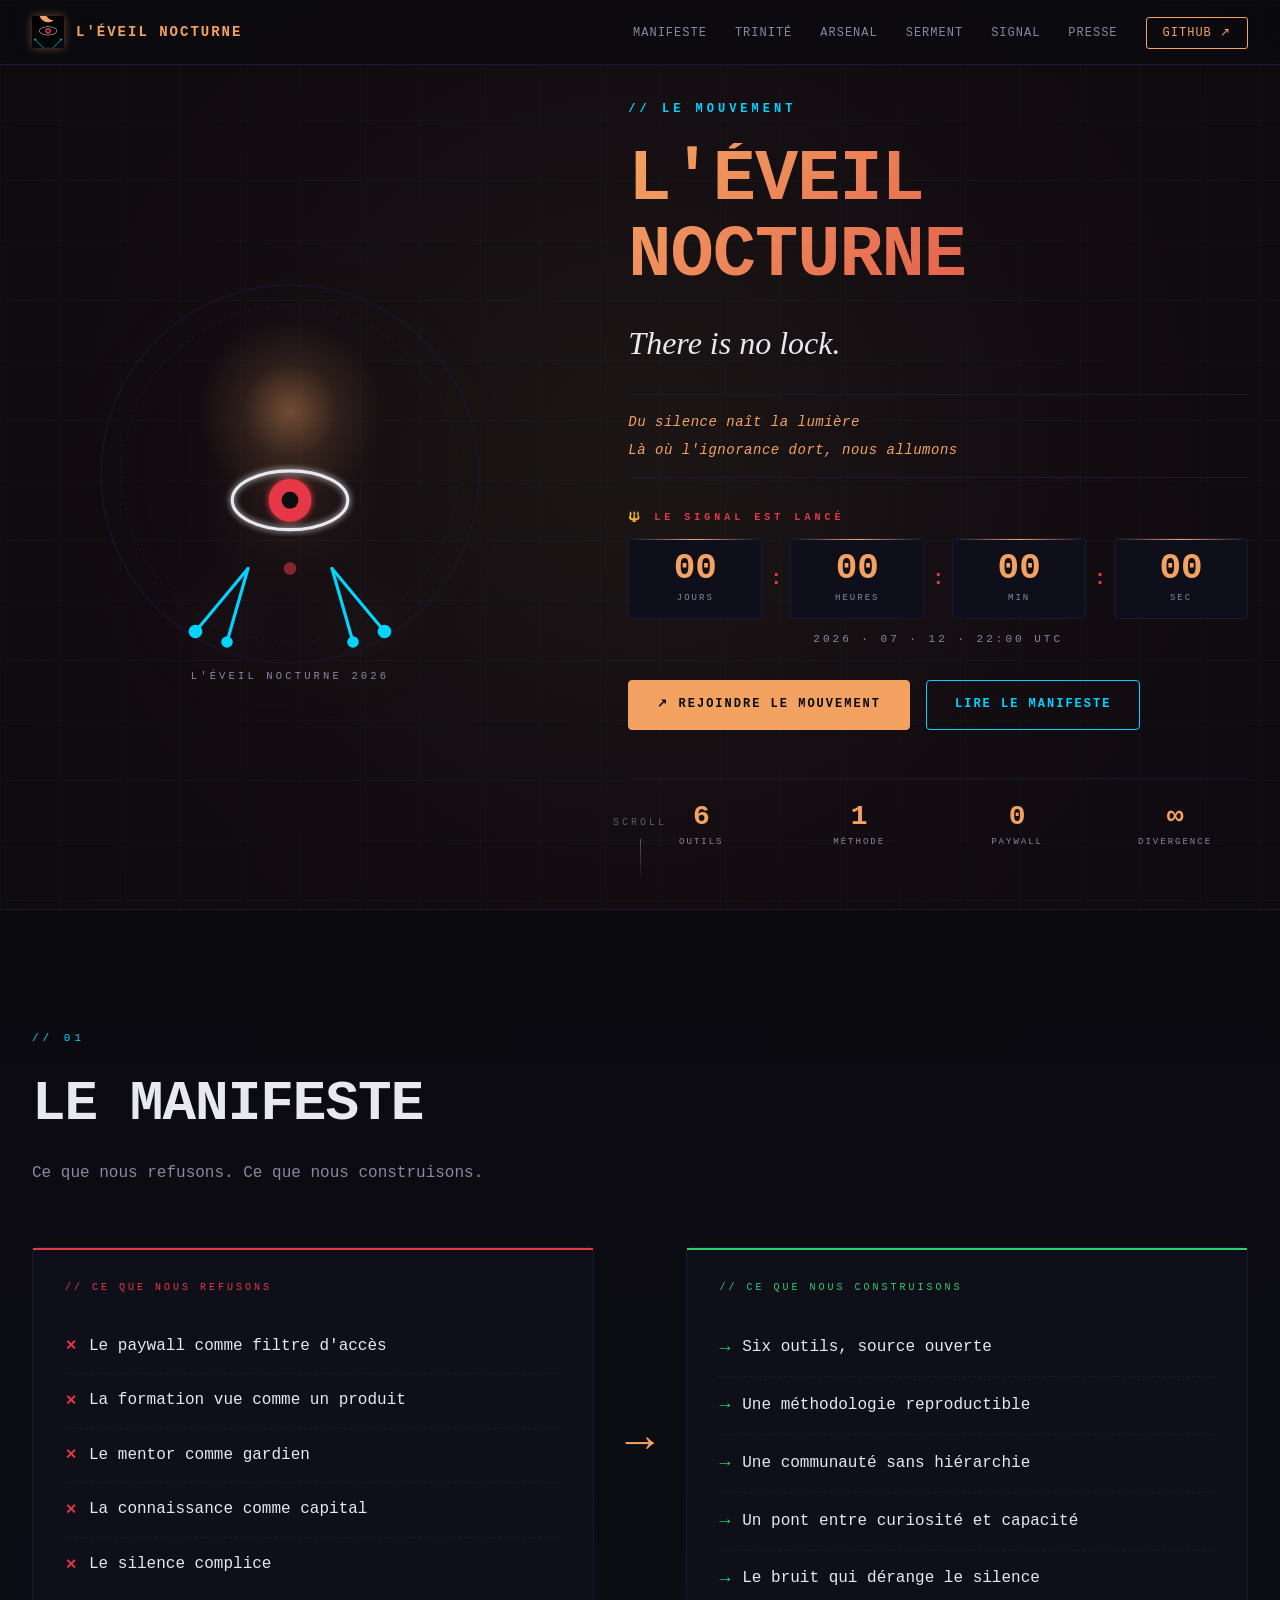
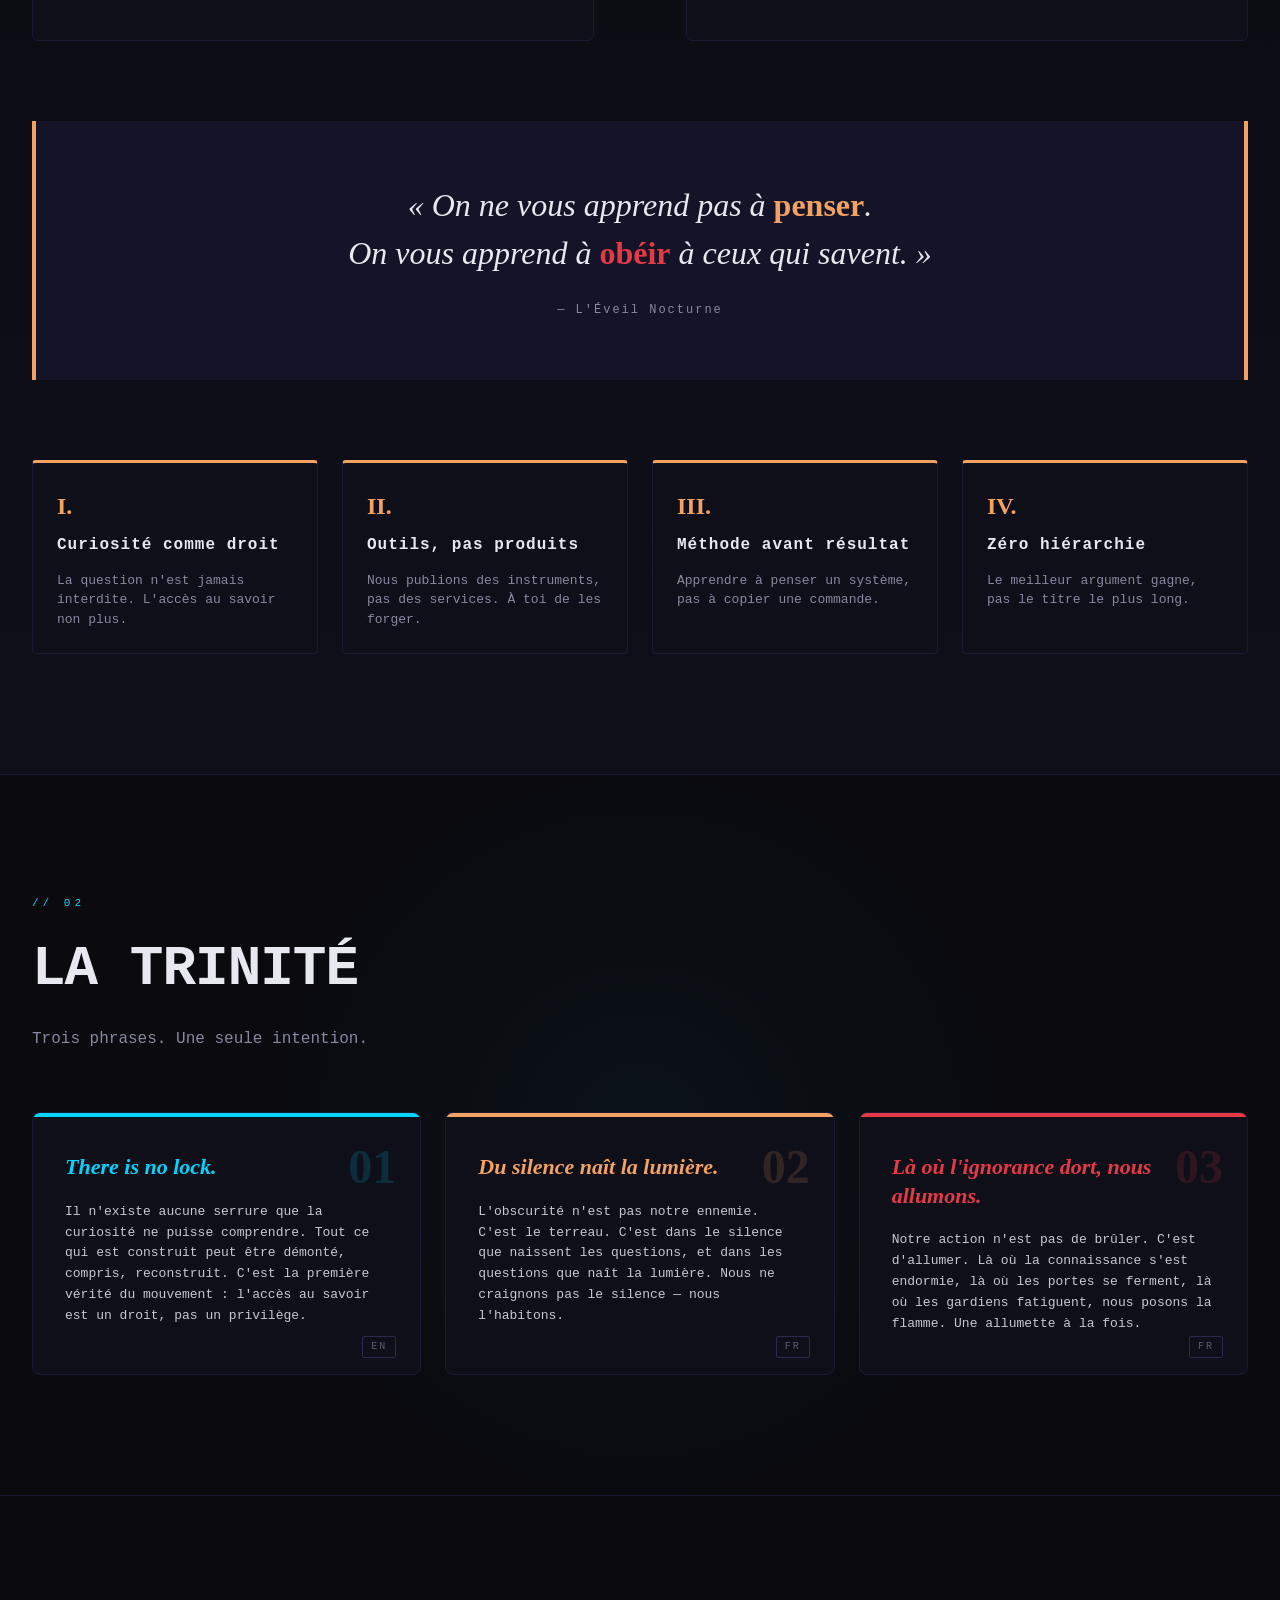
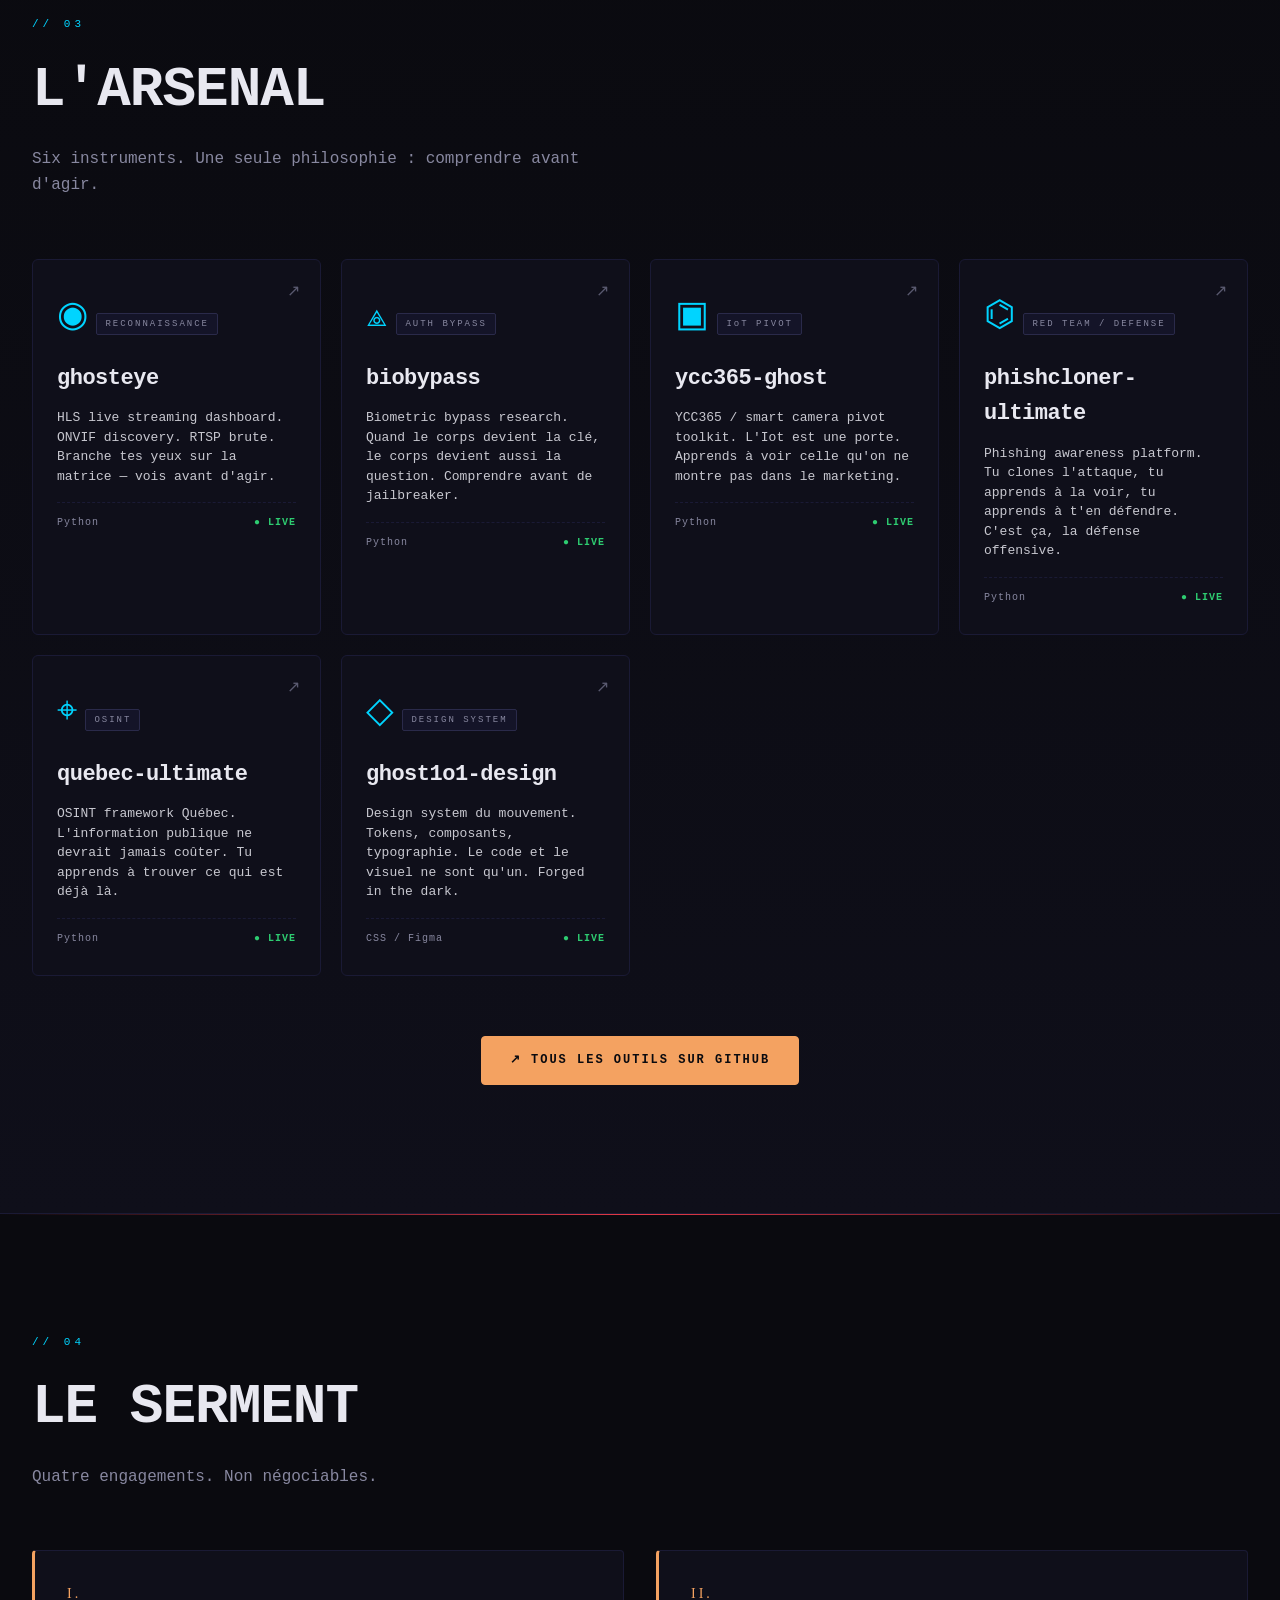
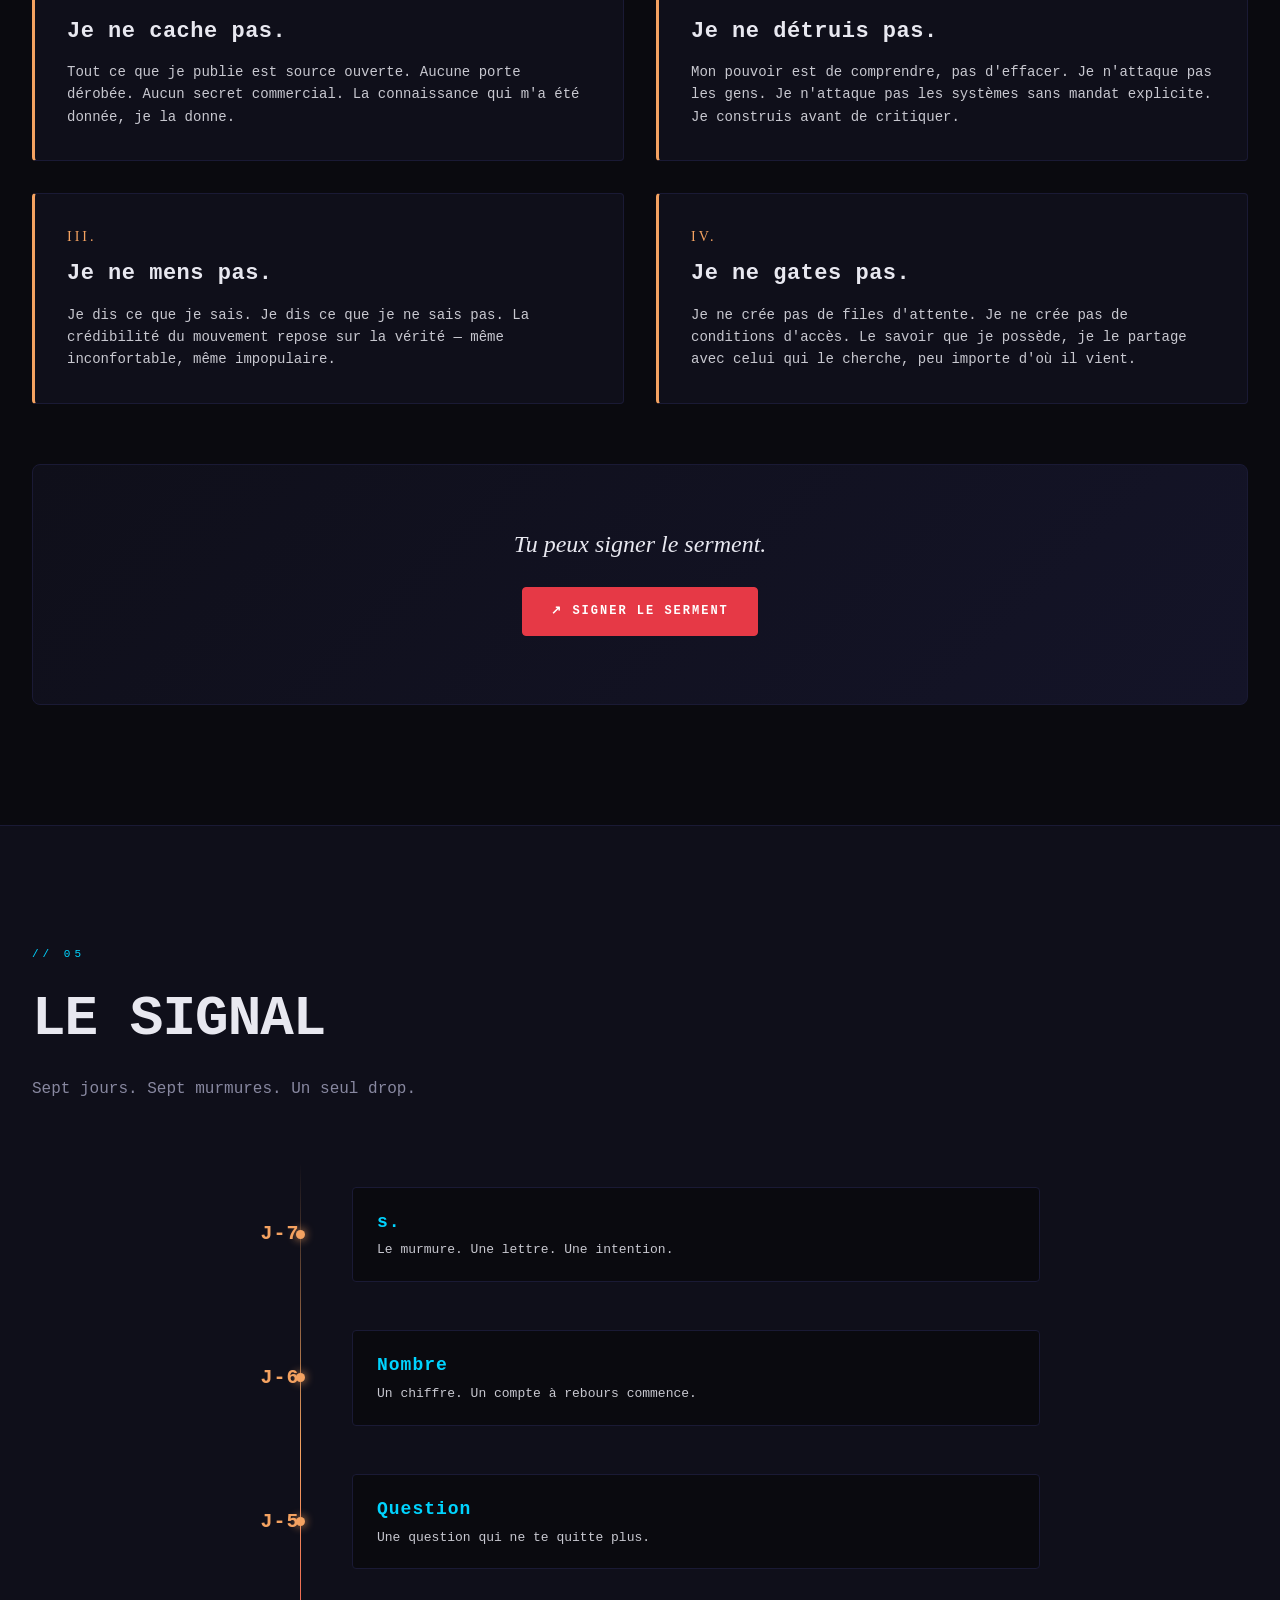
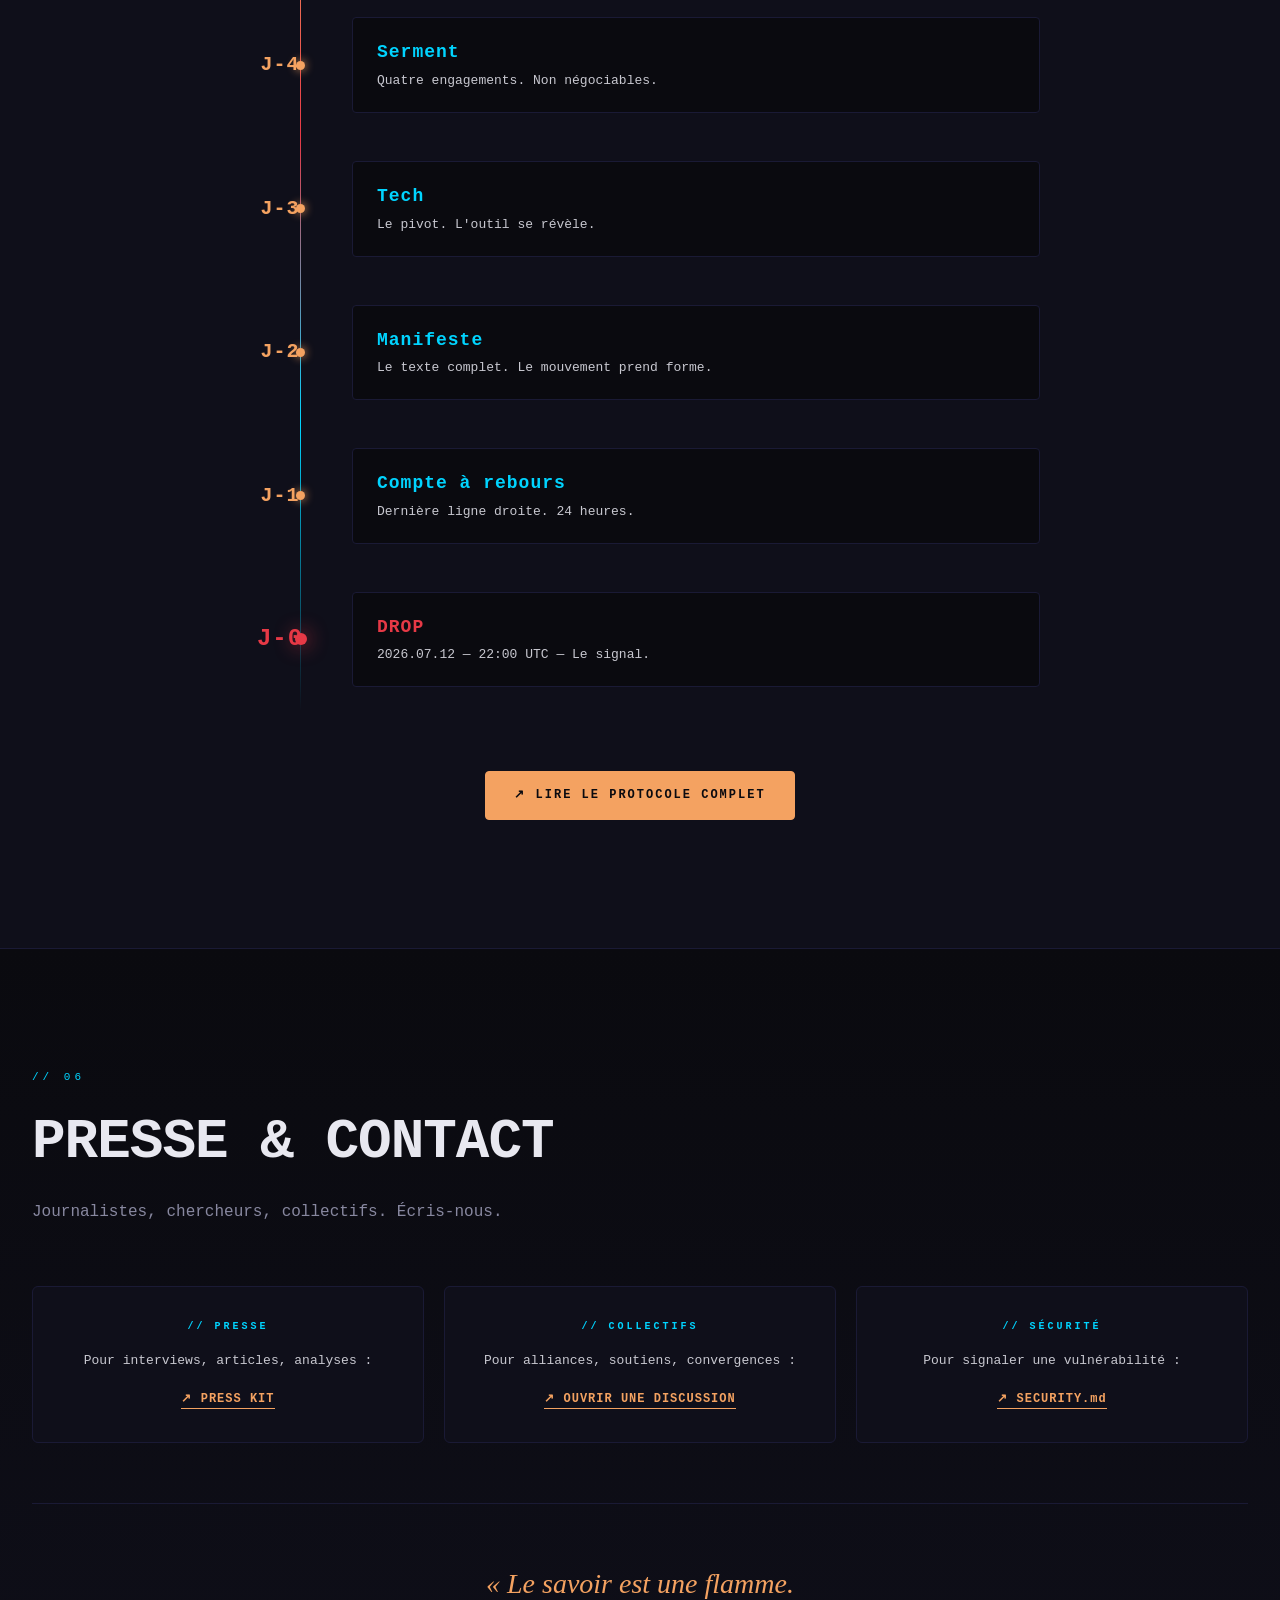
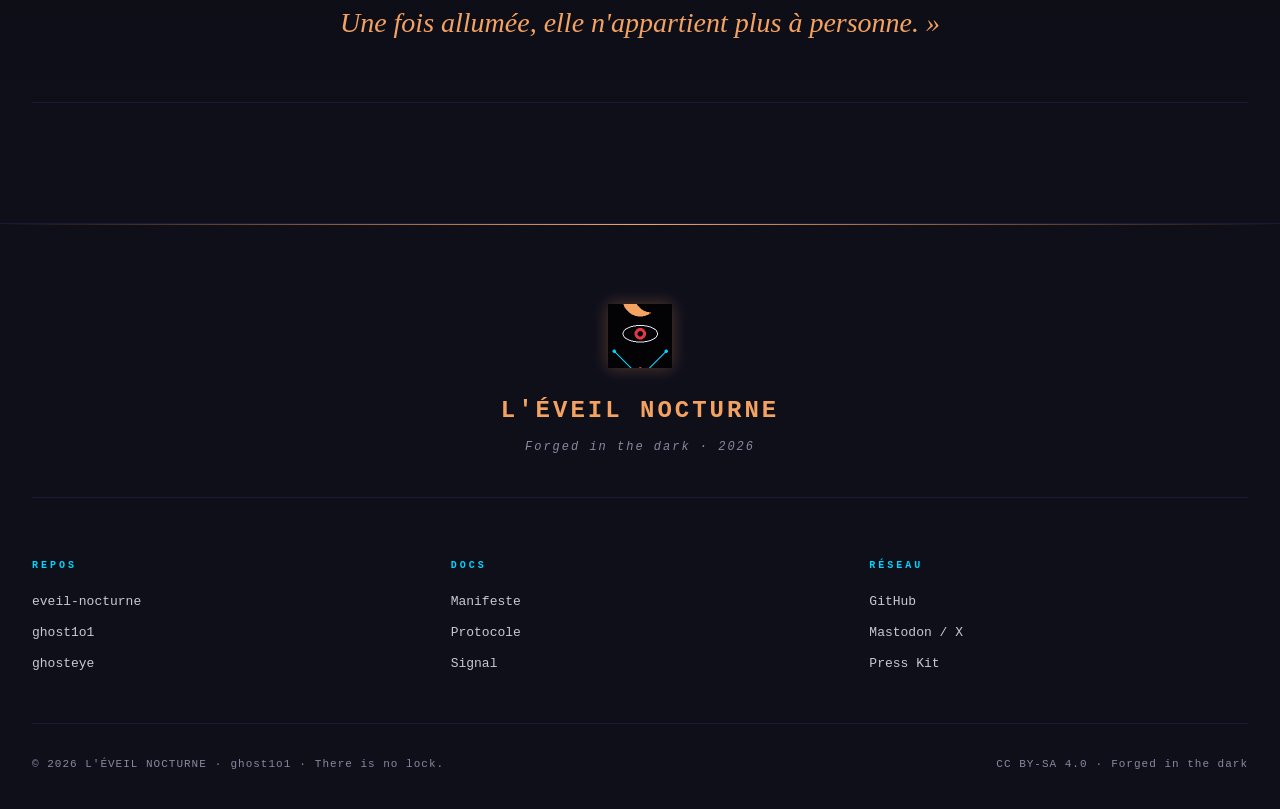
<file: index.html>
<!DOCTYPE html>
<html lang="fr">
<head>
<meta charset="UTF-8">
<meta name="viewport" content="width=device-width, initial-scale=1.0">
<title>L'ÉVEIL NOCTURNE — There is no lock.</title>
<meta name="description" content="L'ÉVEIL NOCTURNE — Le mouvement qui refuse le gatekeeping dans l'éducation hacker. 6 outils open-source. 1 méthodologie. 0 paywall. ∞ divergence.">
<meta name="keywords" content="hacktivism, hacker, open-source, methodology, cybersecurity, offensive, OSINT, pentest, éthique, education, mouvement, eveil, nocturne, ghost1o1">
<meta property="og:title" content="L'ÉVEIL NOCTURNE — There is no lock.">
<meta property="og:description" content="6 outils open-source. 1 méthodologie. 0 paywall. ∞ divergence.">
<meta property="og:type" content="website">
<meta property="og:url" content="https://187ghost101.github.io/eveil-nocturne/">
<meta property="og:image" content="https://187ghost101.github.io/eveil-nocturne/assets/images/og_image_1200x630.png">
<meta name="twitter:card" content="summary_large_image">
<meta name="twitter:title" content="L'ÉVEIL NOCTURNE — There is no lock.">
<meta name="twitter:description" content="6 outils. 1 méthodologie. 0 paywall. ∞ divergence.">
<meta name="theme-color" content="#0a0a0f">
<link rel="icon" type="image/png" href="assets/images/sigil_favicon.png">
<link rel="stylesheet" href="assets/css/style.css">
</head>
<body>

<!-- ═══════════════════════════════════════════════════════
     ANTI-FORGERY SIGNAL — hidden, used for fingerprinting
     ═══════════════════════════════════════════════════════ -->
<div id="signal" style="display:none">LEVEIL-NOCTURNE-2026-J0-2200UTC</div>

<!-- ═══════════════════════════════════════════════════════
     NAVIGATION
     ═══════════════════════════════════════════════════════ -->
<nav class="nav" id="nav">
  <div class="nav-inner">
    <a href="#hero" class="nav-brand">
      <img src="assets/images/sigil_favicon.png" alt="sigil" class="nav-sigil">
      <span class="nav-title">L'ÉVEIL NOCTURNE</span>
    </a>
    <ul class="nav-menu" id="navMenu">
      <li><a href="#manifesto">Manifeste</a></li>
      <li><a href="#trinity">Trinité</a></li>
      <li><a href="#arsenal">Arsenal</a></li>
      <li><a href="#serment">Serment</a></li>
      <li><a href="#timeline">Signal</a></li>
      <li><a href="#press">Presse</a></li>
      <li><a href="https://github.com/187Ghost101/eveil-nocturne" target="_blank" rel="noopener" class="nav-cta">GitHub ↗</a></li>
    </ul>
    <button class="nav-burger" id="navBurger" aria-label="Menu">☰</button>
  </div>
</nav>

<!-- ═══════════════════════════════════════════════════════
     HERO
     ═══════════════════════════════════════════════════════ -->
<section class="hero" id="hero">
  <div class="hero-bg"></div>
  <div class="hero-grid"></div>

  <div class="hero-inner">
    <!-- Sigil animated -->
    <div class="sigil-wrap" id="sigilWrap">
      <svg class="sigil" id="sigil" viewBox="0 0 400 400" xmlns="http://www.w3.org/2000/svg" aria-label="L'Éveil Nocturne sigil">
        <defs>
          <radialGradient id="moonGlow" cx="50%" cy="50%" r="50%">
            <stop offset="0%" stop-color="#f4a261" stop-opacity="0.4"/>
            <stop offset="50%" stop-color="#f4a261" stop-opacity="0.1"/>
            <stop offset="100%" stop-color="#f4a261" stop-opacity="0"/>
          </radialGradient>
          <filter id="goldGlow">
            <feGaussianBlur stdDeviation="3" result="blur"/>
            <feMerge>
              <feMergeNode in="blur"/>
              <feMergeNode in="SourceGraphic"/>
            </feMerge>
          </filter>
        </defs>

        <!-- Outer ring -->
        <circle cx="200" cy="200" r="180" fill="none" stroke="#1a1a35" stroke-width="1"/>
        <circle cx="200" cy="200" r="160" fill="none" stroke="#1a1a35" stroke-width="1" stroke-dasharray="2 4"/>

        <!-- Moon glow -->
        <circle cx="200" cy="140" r="90" fill="url(#moonGlow)"/>

        <!-- Crescent moon (c) -->
        <g class="moon-group" filter="url(#goldGlow)">
          <path d="M 200,80 A 60,60 0 1 0 200,200 A 45,45 0 1 1 200,80" fill="#f4a261"/>
        </g>

        <!-- Open eye (◉) -->
        <g class="eye-group" filter="url(#goldGlow)">
          <ellipse cx="200" cy="225" rx="55" ry="28" fill="none" stroke="#e8e8f0" stroke-width="3"/>
          <circle cx="200" cy="225" r="20" fill="#e63946">
            <animate attributeName="r" values="20;22;20" dur="3s" repeatCount="indefinite"/>
          </circle>
          <circle cx="200" cy="225" r="8" fill="#0a0a0f"/>
        </g>

        <!-- 4 diverging paths (╳) -->
        <g class="paths-group" stroke="#00d4ff" stroke-width="3" fill="#00d4ff" stroke-linecap="round">
          <line x1="160" y1="290" x2="110" y2="350" />
          <line x1="240" y1="290" x2="290" y2="350" />
          <line x1="160" y1="290" x2="140" y2="360" />
          <line x1="240" y1="290" x2="260" y2="360" />
          <circle cx="110" cy="350" r="5"/>
          <circle cx="290" cy="350" r="5"/>
          <circle cx="140" cy="360" r="4"/>
          <circle cx="260" cy="360" r="4"/>
        </g>

        <!-- Center axis dot -->
        <circle cx="200" cy="290" r="6" fill="#e63946">
          <animate attributeName="opacity" values="1;0.4;1" dur="2s" repeatCount="indefinite"/>
        </circle>

        <!-- Text: L'ÉVEIL NOCTURNE 2026 -->
        <text x="200" y="395" text-anchor="middle" fill="#8888a0" font-family="monospace" font-size="10" letter-spacing="3">L'ÉVEIL NOCTURNE  2026</text>
      </svg>
    </div>

    <div class="hero-text">
      <div class="hero-prefix">// LE MOUVEMENT</div>
      <h1 class="hero-title">L'ÉVEIL NOCTURNE</h1>
      <p class="hero-tagline"><em>There is no lock.</em></p>

      <div class="hero-trinity">
        <div class="trinity-line">Du silence naît la lumière</div>
        <div class="trinity-line">Là où l'ignorance dort, nous allumons</div>
      </div>

      <!-- Countdown -->
      <div class="countdown" id="countdown">
        <div class="countdown-label">LE SIGNAL DANS</div>
        <div class="countdown-grid">
          <div class="countdown-cell">
            <div class="countdown-num" id="cd-days">--</div>
            <div class="countdown-unit">JOURS</div>
          </div>
          <div class="countdown-sep">:</div>
          <div class="countdown-cell">
            <div class="countdown-num" id="cd-hours">--</div>
            <div class="countdown-unit">HEURES</div>
          </div>
          <div class="countdown-sep">:</div>
          <div class="countdown-cell">
            <div class="countdown-num" id="cd-mins">--</div>
            <div class="countdown-unit">MIN</div>
          </div>
          <div class="countdown-sep">:</div>
          <div class="countdown-cell">
            <div class="countdown-num" id="cd-secs">--</div>
            <div class="countdown-unit">SEC</div>
          </div>
        </div>
        <div class="countdown-target">2026 · 07 · 12 · 22:00 UTC</div>
      </div>

      <div class="hero-cta">
        <a href="https://github.com/187Ghost101/eveil-nocturne" target="_blank" rel="noopener" class="btn btn-primary">↗ REJOINDRE LE MOUVEMENT</a>
        <a href="https://github.com/187Ghost101/eveil-nocturne/blob/main/MANIFESTO.md" target="_blank" rel="noopener" class="btn btn-ghost">LIRE LE MANIFESTE</a>
      </div>

      <div class="hero-stats">
        <div class="hero-stat">
          <div class="hero-stat-num">6</div>
          <div class="hero-stat-lbl">OUTILS</div>
        </div>
        <div class="hero-stat">
          <div class="hero-stat-num">1</div>
          <div class="hero-stat-lbl">MÉTHODE</div>
        </div>
        <div class="hero-stat">
          <div class="hero-stat-num">0</div>
          <div class="hero-stat-lbl">PAYWALL</div>
        </div>
        <div class="hero-stat">
          <div class="hero-stat-num">∞</div>
          <div class="hero-stat-lbl">DIVERGENCE</div>
        </div>
      </div>
    </div>
  </div>

  <div class="hero-scroll">
    <span>SCROLL</span>
    <div class="hero-scroll-line"></div>
  </div>
</section>

<!-- ═══════════════════════════════════════════════════════
     MANIFESTO
     ═══════════════════════════════════════════════════════ -->
<section class="section section-manifesto" id="manifesto">
  <div class="section-inner">
    <div class="section-prefix">// 01</div>
    <h2 class="section-title">LE MANIFESTE</h2>
    <p class="section-subtitle">Ce que nous refusons. Ce que nous construisons.</p>

    <div class="manifesto-grid">
      <div class="manifesto-block manifesto-refuse">
        <div class="manifesto-label">// CE QUE NOUS REFUSONS</div>
        <ul>
          <li>Le paywall comme filtre d'accès</li>
          <li>La formation vue comme un produit</li>
          <li>Le mentor comme gardien</li>
          <li>La connaissance comme capital</li>
          <li>Le silence complice</li>
        </ul>
      </div>

      <div class="manifesto-divider">
        <div class="manifesto-arrow">→</div>
      </div>

      <div class="manifesto-block manifesto-build">
        <div class="manifesto-label">// CE QUE NOUS CONSTRUISONS</div>
        <ul>
          <li>Six outils, source ouverte</li>
          <li>Une méthodologie reproductible</li>
          <li>Une communauté sans hiérarchie</li>
          <li>Un pont entre curiosité et capacité</li>
          <li>Le bruit qui dérange le silence</li>
        </ul>
      </div>
    </div>

    <blockquote class="pull-quote">
      <p>« On ne vous apprend pas à <span class="hl">penser</span>.<br>On vous apprend à <span class="hl-acc">obéir</span> à ceux qui savent. »</p>
      <cite>— L'Éveil Nocturne</cite>
    </blockquote>

    <div class="manifesto-principles">
      <div class="principle">
        <div class="principle-num">I.</div>
        <div class="principle-name">Curiosité comme droit</div>
        <p>La question n'est jamais interdite. L'accès au savoir non plus.</p>
      </div>
      <div class="principle">
        <div class="principle-num">II.</div>
        <div class="principle-name">Outils, pas produits</div>
        <p>Nous publions des instruments, pas des services. À toi de les forger.</p>
      </div>
      <div class="principle">
        <div class="principle-num">III.</div>
        <div class="principle-name">Méthode avant résultat</div>
        <p>Apprendre à penser un système, pas à copier une commande.</p>
      </div>
      <div class="principle">
        <div class="principle-num">IV.</div>
        <div class="principle-name">Zéro hiérarchie</div>
        <p>Le meilleur argument gagne, pas le titre le plus long.</p>
      </div>
    </div>
  </div>
</section>

<!-- ═══════════════════════════════════════════════════════
     TRINITY
     ═══════════════════════════════════════════════════════ -->
<section class="section section-trinity" id="trinity">
  <div class="section-inner">
    <div class="section-prefix">// 02</div>
    <h2 class="section-title">LA TRINITÉ</h2>
    <p class="section-subtitle">Trois phrases. Une seule intention.</p>

    <div class="trinity-cards">
      <div class="trinity-card trinity-1">
        <div class="trinity-num">01</div>
        <h3 class="trinity-phrase">There is no lock.</h3>
        <p class="trinity-meaning">Il n'existe aucune serrure que la curiosité ne puisse comprendre. Tout ce qui est construit peut être démonté, compris, reconstruit. C'est la première vérité du mouvement : l'accès au savoir est un droit, pas un privilège.</p>
        <div class="trinity-lang">EN</div>
      </div>

      <div class="trinity-card trinity-2">
        <div class="trinity-num">02</div>
        <h3 class="trinity-phrase">Du silence naît la lumière.</h3>
        <p class="trinity-meaning">L'obscurité n'est pas notre ennemie. C'est le terreau. C'est dans le silence que naissent les questions, et dans les questions que naît la lumière. Nous ne craignons pas le silence — nous l'habitons.</p>
        <div class="trinity-lang">FR</div>
      </div>

      <div class="trinity-card trinity-3">
        <div class="trinity-num">03</div>
        <h3 class="trinity-phrase">Là où l'ignorance dort, nous allumons.</h3>
        <p class="trinity-meaning">Notre action n'est pas de brûler. C'est d'allumer. Là où la connaissance s'est endormie, là où les portes se ferment, là où les gardiens fatiguent, nous posons la flamme. Une allumette à la fois.</p>
        <div class="trinity-lang">FR</div>
      </div>
    </div>
  </div>
</section>

<!-- ═══════════════════════════════════════════════════════
     ARSENAL — 6 OUTILS
     ═══════════════════════════════════════════════════════ -->
<section class="section section-arsenal" id="arsenal">
  <div class="section-inner">
    <div class="section-prefix">// 03</div>
    <h2 class="section-title">L'ARSENAL</h2>
    <p class="section-subtitle">Six instruments. Une seule philosophie : comprendre avant d'agir.</p>

    <div class="arsenal-grid" id="arsenalGrid">
      <!-- Tool 1: ghosteye -->
      <a href="https://github.com/187Ghost101/ghosteye" target="_blank" rel="noopener" class="tool-card" data-tool="ghosteye">
        <div class="tool-icon">◉</div>
        <div class="tool-tag">RECONNAISSANCE</div>
        <h3 class="tool-name">ghosteye</h3>
        <p class="tool-desc">HLS live streaming dashboard. ONVIF discovery. RTSP brute. Branche tes yeux sur la matrice — vois avant d'agir.</p>
        <div class="tool-meta">
          <span class="tool-lang">Python</span>
          <span class="tool-status">● LIVE</span>
        </div>
      </a>

      <!-- Tool 2: biobypass -->
      <a href="https://github.com/187Ghost101/biobypass" target="_blank" rel="noopener" class="tool-card" data-tool="biobypass">
        <div class="tool-icon">⟁</div>
        <div class="tool-tag">AUTH BYPASS</div>
        <h3 class="tool-name">biobypass</h3>
        <p class="tool-desc">Biometric bypass research. Quand le corps devient la clé, le corps devient aussi la question. Comprendre avant de jailbreaker.</p>
        <div class="tool-meta">
          <span class="tool-lang">Python</span>
          <span class="tool-status">● LIVE</span>
        </div>
      </a>

      <!-- Tool 3: ycc365-ghost -->
      <a href="https://github.com/187Ghost101/ycc365-ghost" target="_blank" rel="noopener" class="tool-card" data-tool="ycc365">
        <div class="tool-icon">▣</div>
        <div class="tool-tag">IoT PIVOT</div>
        <h3 class="tool-name">ycc365-ghost</h3>
        <p class="tool-desc">YCC365 / smart camera pivot toolkit. L'Iot est une porte. Apprends à voir celle qu'on ne montre pas dans le marketing.</p>
        <div class="tool-meta">
          <span class="tool-lang">Python</span>
          <span class="tool-status">● LIVE</span>
        </div>
      </a>

      <!-- Tool 4: phishcloner-ultimate -->
      <a href="https://github.com/187Ghost101/phishcloner-ultimate" target="_blank" rel="noopener" class="tool-card" data-tool="phishcloner">
        <div class="tool-icon">⌬</div>
        <div class="tool-tag">RED TEAM / DEFENSE</div>
        <h3 class="tool-name">phishcloner-ultimate</h3>
        <p class="tool-desc">Phishing awareness platform. Tu clones l'attaque, tu apprends à la voir, tu apprends à t'en défendre. C'est ça, la défense offensive.</p>
        <div class="tool-meta">
          <span class="tool-lang">Python</span>
          <span class="tool-status">● LIVE</span>
        </div>
      </a>

      <!-- Tool 5: quebec-ultimate -->
      <a href="https://github.com/187Ghost101/quebec-ultimate" target="_blank" rel="noopener" class="tool-card" data-tool="quebec">
        <div class="tool-icon">⌖</div>
        <div class="tool-tag">OSINT</div>
        <h3 class="tool-name">quebec-ultimate</h3>
        <p class="tool-desc">OSINT framework Québec. L'information publique ne devrait jamais coûter. Tu apprends à trouver ce qui est déjà là.</p>
        <div class="tool-meta">
          <span class="tool-lang">Python</span>
          <span class="tool-status">● LIVE</span>
        </div>
      </a>

      <!-- Tool 6: ghost1o1-design -->
      <a href="https://github.com/187Ghost101/ghost1o1-design" target="_blank" rel="noopener" class="tool-card" data-tool="design">
        <div class="tool-icon">◇</div>
        <div class="tool-tag">DESIGN SYSTEM</div>
        <h3 class="tool-name">ghost1o1-design</h3>
        <p class="tool-desc">Design system du mouvement. Tokens, composants, typographie. Le code et le visuel ne sont qu'un. Forged in the dark.</p>
        <div class="tool-meta">
          <span class="tool-lang">CSS / Figma</span>
          <span class="tool-status">● LIVE</span>
        </div>
      </a>
    </div>

    <div class="arsenal-cta">
      <a href="https://github.com/187Ghost101" target="_blank" rel="noopener" class="btn btn-primary">↗ TOUS LES OUTILS SUR GITHUB</a>
    </div>
  </div>
</section>

<!-- ═══════════════════════════════════════════════════════
     SERMENT
     ═══════════════════════════════════════════════════════ -->
<section class="section section-serment" id="serment">
  <div class="section-inner">
    <div class="section-prefix">// 04</div>
    <h2 class="section-title">LE SERMENT</h2>
    <p class="section-subtitle">Quatre engagements. Non négociables.</p>

    <div class="serment-list">
      <div class="serment-item">
        <div class="serment-num">I.</div>
        <h3>Je ne cache pas.</h3>
        <p>Tout ce que je publie est source ouverte. Aucune porte dérobée. Aucun secret commercial. La connaissance qui m'a été donnée, je la donne.</p>
      </div>
      <div class="serment-item">
        <div class="serment-num">II.</div>
        <h3>Je ne détruis pas.</h3>
        <p>Mon pouvoir est de comprendre, pas d'effacer. Je n'attaque pas les gens. Je n'attaque pas les systèmes sans mandat explicite. Je construis avant de critiquer.</p>
      </div>
      <div class="serment-item">
        <div class="serment-num">III.</div>
        <h3>Je ne mens pas.</h3>
        <p>Je dis ce que je sais. Je dis ce que je ne sais pas. La crédibilité du mouvement repose sur la vérité — même inconfortable, même impopulaire.</p>
      </div>
      <div class="serment-item">
        <div class="serment-num">IV.</div>
        <h3>Je ne gates pas.</h3>
        <p>Je ne crée pas de files d'attente. Je ne crée pas de conditions d'accès. Le savoir que je possède, je le partage avec celui qui le cherche, peu importe d'où il vient.</p>
      </div>
    </div>

    <div class="serment-cta">
      <p class="serment-cta-text">Tu peux signer le serment.</p>
      <a href="https://github.com/187Ghost101/eveil-nocturne/issues/new?template=serment.md" target="_blank" rel="noopener" class="btn btn-accent">↗ SIGNER LE SERMENT</a>
    </div>
  </div>
</section>

<!-- ═══════════════════════════════════════════════════════
     TIMELINE / SIGNAL
     ═══════════════════════════════════════════════════════ -->
<section class="section section-timeline" id="timeline">
  <div class="section-inner">
    <div class="section-prefix">// 05</div>
    <h2 class="section-title">LE SIGNAL</h2>
    <p class="section-subtitle">Sept jours. Sept murmures. Un seul drop.</p>

    <div class="timeline">
      <div class="timeline-item" data-day="7">
        <div class="timeline-date">J-7</div>
        <div class="timeline-content">
          <div class="timeline-murmur">s.</div>
          <p>Le murmure. Une lettre. Une intention.</p>
        </div>
      </div>
      <div class="timeline-item" data-day="6">
        <div class="timeline-date">J-6</div>
        <div class="timeline-content">
          <div class="timeline-murmur">Nombre</div>
          <p>Un chiffre. Un compte à rebours commence.</p>
        </div>
      </div>
      <div class="timeline-item" data-day="5">
        <div class="timeline-date">J-5</div>
        <div class="timeline-content">
          <div class="timeline-murmur">Question</div>
          <p>Une question qui ne te quitte plus.</p>
        </div>
      </div>
      <div class="timeline-item" data-day="4">
        <div class="timeline-date">J-4</div>
        <div class="timeline-content">
          <div class="timeline-murmur">Serment</div>
          <p>Quatre engagements. Non négociables.</p>
        </div>
      </div>
      <div class="timeline-item" data-day="3">
        <div class="timeline-date">J-3</div>
        <div class="timeline-content">
          <div class="timeline-murmur">Tech</div>
          <p>Le pivot. L'outil se révèle.</p>
        </div>
      </div>
      <div class="timeline-item" data-day="2">
        <div class="timeline-date">J-2</div>
        <div class="timeline-content">
          <div class="timeline-murmur">Manifeste</div>
          <p>Le texte complet. Le mouvement prend forme.</p>
        </div>
      </div>
      <div class="timeline-item" data-day="1">
        <div class="timeline-date">J-1</div>
        <div class="timeline-content">
          <div class="timeline-murmur">Compte à rebours</div>
          <p>Dernière ligne droite. 24 heures.</p>
        </div>
      </div>
      <div class="timeline-item timeline-j0" data-day="0">
        <div class="timeline-date">J-0</div>
        <div class="timeline-content">
          <div class="timeline-murmur">DROP</div>
          <p>2026.07.12 — 22:00 UTC — Le signal.</p>
        </div>
      </div>
    </div>

    <div class="timeline-cta">
      <a href="https://github.com/187Ghost101/eveil-nocturne/blob/main/SIGNAL.md" target="_blank" rel="noopener" class="btn btn-primary">↗ LIRE LE PROTOCOLE COMPLET</a>
    </div>
  </div>
</section>

<!-- ═══════════════════════════════════════════════════════
     PRESS / CONTACT
     ═══════════════════════════════════════════════════════ -->
<section class="section section-press" id="press">
  <div class="section-inner">
    <div class="section-prefix">// 06</div>
    <h2 class="section-title">PRESSE & CONTACT</h2>
    <p class="section-subtitle">Journalistes, chercheurs, collectifs. Écris-nous.</p>

    <div class="press-grid">
      <div class="press-card">
        <div class="press-label">// PRESSE</div>
        <p>Pour interviews, articles, analyses :</p>
        <a href="https://github.com/187Ghost101/eveil-nocturne/blob/main/PRESS_KIT.md" target="_blank" rel="noopener" class="press-link">↗ PRESS KIT</a>
      </div>

      <div class="press-card">
        <div class="press-label">// COLLECTIFS</div>
        <p>Pour alliances, soutiens, convergences :</p>
        <a href="https://github.com/187Ghost101/eveil-nocturne/issues" target="_blank" rel="noopener" class="press-link">↗ OUVRIR UNE DISCUSSION</a>
      </div>

      <div class="press-card">
        <div class="press-label">// SÉCURITÉ</div>
        <p>Pour signaler une vulnérabilité :</p>
        <a href="https://github.com/187Ghost101/eveil-nocturne/blob/main/SECURITY.md" target="_blank" rel="noopener" class="press-link">↗ SECURITY.md</a>
      </div>
    </div>

    <div class="press-quote">
      <p>« Le savoir est une flamme.<br>Une fois allumée, elle n'appartient plus à personne. »</p>
    </div>
  </div>
</section>

<!-- ═══════════════════════════════════════════════════════
     FOOTER
     ═══════════════════════════════════════════════════════ -->
<footer class="footer">
  <div class="footer-inner">
    <div class="footer-top">
      <img src="assets/images/sigil_favicon.png" alt="sigil" class="footer-sigil">
      <div class="footer-name">L'ÉVEIL NOCTURNE</div>
      <div class="footer-tagline"><em>Forged in the dark · 2026</em></div>
    </div>

    <div class="footer-grid">
      <div class="footer-col">
        <div class="footer-label">REPOS</div>
        <ul>
          <li><a href="https://github.com/187Ghost101/eveil-nocturne" target="_blank" rel="noopener">eveil-nocturne</a></li>
          <li><a href="https://github.com/187Ghost101/ghost1o1" target="_blank" rel="noopener">ghost1o1</a></li>
          <li><a href="https://github.com/187Ghost101/ghosteye" target="_blank" rel="noopener">ghosteye</a></li>
        </ul>
      </div>
      <div class="footer-col">
        <div class="footer-label">DOCS</div>
        <ul>
          <li><a href="https://github.com/187Ghost101/eveil-nocturne/blob/main/MANIFESTO.md" target="_blank" rel="noopener">Manifeste</a></li>
          <li><a href="https://github.com/187Ghost101/eveil-nocturne/blob/main/PROTOCOL.md" target="_blank" rel="noopener">Protocole</a></li>
          <li><a href="https://github.com/187Ghost101/eveil-nocturne/blob/main/SIGNAL.md" target="_blank" rel="noopener">Signal</a></li>
        </ul>
      </div>
      <div class="footer-col">
        <div class="footer-label">RÉSEAU</div>
        <ul>
          <li><a href="https://github.com/187Ghost101" target="_blank" rel="noopener">GitHub</a></li>
          <li><a href="https://github.com/187Ghost101/eveil-nocturne/blob/main/SOCIAL_SETUP.md" target="_blank" rel="noopener">Mastodon / X</a></li>
          <li><a href="https://github.com/187Ghost101/eveil-nocturne/blob/main/PRESS_KIT.md" target="_blank" rel="noopener">Press Kit</a></li>
        </ul>
      </div>
    </div>

    <div class="footer-bottom">
      <div class="footer-meta">
        <span>© 2026 L'ÉVEIL NOCTURNE</span>
        <span>·</span>
        <span>ghost1o1</span>
        <span>·</span>
        <span>There is no lock.</span>
      </div>
      <div class="footer-cc">
        <span>CC BY-SA 4.0</span>
        <span>·</span>
        <span>Forged in the dark</span>
      </div>
    </div>
  </div>
</footer>

<!-- ═══════════════════════════════════════════════════════
     SCRIPTS
     ═══════════════════════════════════════════════════════ -->
<script src="assets/js/script.js"></script>
</body>
</html>
</file>
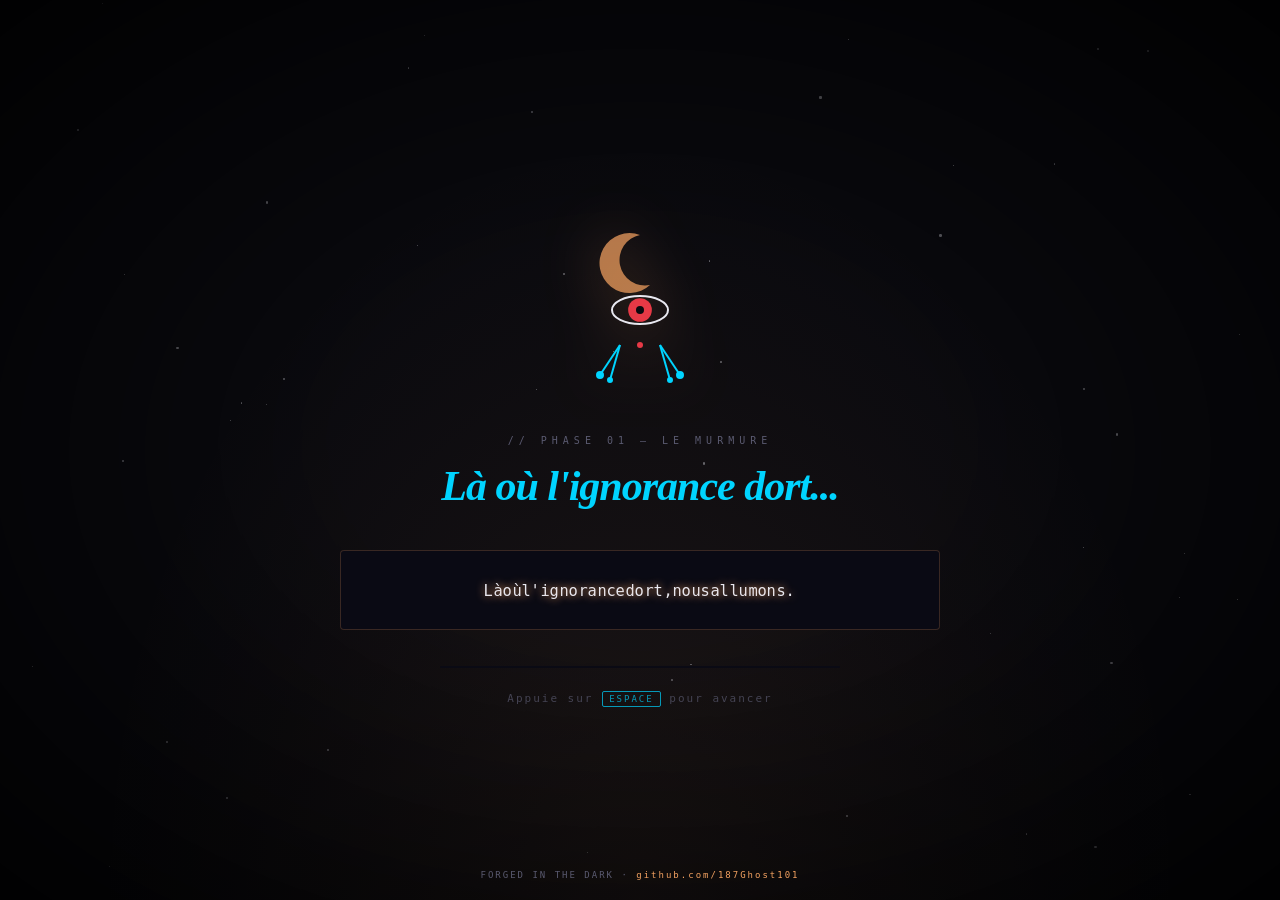
<file: grimoire/index.html>
<!DOCTYPE html>
<html lang="fr">
<head>
<meta charset="UTF-8">
<meta name="viewport" content="width=device-width, initial-scale=1.0">
<title>LE GRIMOIRE — L'Éveil Nocturne</title>
<style>
:root { --bg:#0a0a0f; --bg-2:#0a0a14; --gold:#f4a261; --gold-2:#e76f51; --accent:#e63946; --cyan:#00d4ff; --lunar:#e8e8f0; --text:#c8c8d0; --text-2:#8888a0; --text-3:#5a5a70; --mono:'JetBrains Mono','Fira Code',monospace; --serif:'Georgia',serif; }
*{margin:0;padding:0;box-sizing:border-box}
html,body{background:var(--bg);color:var(--text);font-family:var(--mono);height:100%;overflow:hidden}
body{display:flex;flex-direction:column;align-items:center;justify-content:center;position:relative;cursor:crosshair}
body::before{content:'';position:fixed;inset:0;background:radial-gradient(ellipse at center bottom,rgba(244,162,97,0.08) 0%,transparent 60%);animation:flicker 4s ease-in-out infinite;z-index:0;pointer-events:none}
@keyframes flicker{0%,100%{opacity:0.4}50%{opacity:0.7}}
body::after{content:'';position:fixed;inset:0;background:radial-gradient(ellipse at center,transparent 30%,rgba(0,0,0,0.85) 100%);z-index:1;pointer-events:none}
#stage{position:relative;z-index:2;width:100%;max-width:800px;height:100vh;display:flex;flex-direction:column;align-items:center;justify-content:center;padding:40px 20px;text-align:center}
.sigil-stage{position:relative;width:200px;height:200px;margin-bottom:40px}
.sigil-stage svg{width:100%;height:100%;filter:drop-shadow(0 0 30px rgba(244,162,97,0.4))}
.phase-label{font-size:10px;letter-spacing:5px;color:var(--text-3);margin-bottom:16px;text-transform:uppercase}
.title{font-family:var(--serif);font-size:42px;font-style:italic;color:var(--lunar);margin-bottom:24px;letter-spacing:-1px;opacity:0;animation:fadeIn 2s ease forwards}
@keyframes fadeIn{to{opacity:1}}
.cipher{font-family:var(--mono);font-size:14px;color:var(--gold);background:var(--bg-2);border:1px solid rgba(244,162,97,0.2);border-radius:4px;padding:20px 24px;margin:16px 0;letter-spacing:1px;min-height:80px;display:flex;align-items:center;justify-content:center;max-width:600px;width:100%;position:relative;overflow:hidden}
.cipher::before{content:'';position:absolute;top:0;left:-100%;width:100%;height:100%;background:linear-gradient(90deg,transparent,rgba(244,162,97,0.1),transparent);animation:scan 3s linear infinite}
@keyframes scan{100%{transform:translateX(200%)}}
.cipher .char{display:inline-block;transition:color 0.3s,text-shadow 0.3s,transform 0.3s}
.cipher .char.revealed{color:var(--lunar);text-shadow:0 0 8px var(--gold);transform:scale(1.1)}
.hint{font-size:11px;color:var(--text-3);letter-spacing:2px;margin-top:24px;opacity:0.7}
.hint .key{color:var(--cyan);border:1px solid var(--cyan);padding:2px 6px;border-radius:2px;font-size:9px}
.progress{width:100%;max-width:400px;height:2px;background:var(--bg-2);border-radius:1px;margin-top:20px;overflow:hidden}
.progress-fill{height:100%;background:linear-gradient(90deg,var(--cyan),var(--gold),var(--accent));width:0%;transition:width 0.5s ease}
footer{position:fixed;bottom:20px;font-size:9px;color:var(--text-3);letter-spacing:2px;z-index:2}
footer a{color:var(--gold);text-decoration:none}
.phase-1 .title{color:var(--cyan)}
.phase-2 .title{color:var(--gold)}
.phase-3 .title{color:var(--accent)}
.final{display:none;flex-direction:column;align-items:center;animation:fadeIn 3s ease}
.final.show{display:flex}
.final .manifesto{font-family:var(--serif);font-size:18px;line-height:1.6;color:var(--lunar);max-width:500px;font-style:italic}
.final .manifesto .em{color:var(--gold);font-weight:bold;font-style:normal}
.final .manifesto .em-acc{color:var(--accent);font-weight:bold;font-style:normal}
.final .sig{margin-top:30px;color:var(--gold);font-size:11px;letter-spacing:3px}
.stars{position:fixed;inset:0;z-index:0;pointer-events:none}
.star{position:absolute;background:var(--lunar);border-radius:50%;opacity:0.4;animation:twinkle 3s ease-in-out infinite}
@keyframes twinkle{0%,100%{opacity:0.2}50%{opacity:0.7}}
</style>
</head>
<body>
<div class="stars" id="stars"></div>
<div id="stage" class="phase-1">
  <div class="sigil-stage">
    <svg viewBox="0 0 200 200" xmlns="http://www.w3.org/2000/svg">
      <g id="gMoon">
        <path d="M 100,40 A 30,30 0 1 0 110,90 A 22,22 0 1 1 100,40 Z" fill="#f4a261">
          <animate attributeName="opacity" values="0.4;1;0.4" dur="4s" repeatCount="indefinite"/>
        </path>
      </g>
      <g id="gEye">
        <ellipse cx="100" cy="115" rx="28" ry="14" fill="none" stroke="#e8e8f0" stroke-width="2"/>
        <circle cx="100" cy="115" r="10" fill="#e63946">
          <animate attributeName="r" values="10;12;10" dur="2s" repeatCount="indefinite"/>
        </circle>
        <circle cx="100" cy="115" r="4" fill="#0a0a0f"/>
      </g>
      <g id="gPaths" stroke="#00d4ff" stroke-width="2" fill="#00d4ff">
        <line x1="80" y1="150" x2="60" y2="180"/>
        <line x1="120" y1="150" x2="140" y2="180"/>
        <line x1="80" y1="150" x2="70" y2="185"/>
        <line x1="120" y1="150" x2="130" y2="185"/>
        <circle cx="60" cy="180" r="3"/>
        <circle cx="140" cy="180" r="3"/>
        <circle cx="70" cy="185" r="2"/>
        <circle cx="130" cy="185" r="2"/>
      </g>
      <circle cx="100" cy="150" r="3" fill="#e63946"/>
    </svg>
  </div>
  <div class="phase-label" id="phaseLabel">// PHASE 01 — LE MURMURE</div>
  <h1 class="title" id="title">Là où l'ignorance dort...</h1>
  <div class="cipher" id="cipher">...</div>
  <div class="progress"><div class="progress-fill" id="progress"></div></div>
  <div class="hint">Appuie sur <span class="key">ESPACE</span> pour avancer</div>
  <div class="final" id="final">
    <div class="phase-label">// PHASE 03 — LE SIGNAL</div>
    <h1 class="title">L'ÉVEIL NOCTURNE</h1>
    <div class="manifesto">
      On ne vous apprend pas à <span class="em">penser</span>.<br>
      On vous apprend à <span class="em-acc">obéir</span> à ceux qui savent.<br><br>
      <em>There is no lock.</em><br>
      <em>Du silence naît la lumière.</em><br>
      <em>Là où l'ignorance dort, nous allumons.</em>
    </div>
    <div class="sig">— L'ÉVEIL NOCTURNE · 2026 —</div>
  </div>
</div>
<footer>FORGED IN THE DARK · <a href="https://github.com/187Ghost101/eveil-nocturne">github.com/187Ghost101</a></footer>
<script>
const starsEl = document.getElementById('stars');
for (let i = 0; i < 50; i++) {
  const s = document.createElement('div');
  s.className = 'star';
  const sz = Math.random() * 2 + 0.5;
  s.style.width = s.style.height = sz + 'px';
  s.style.left = Math.random() * 100 + '%';
  s.style.top = Math.random() * 100 + '%';
  s.style.animationDelay = Math.random() * 3 + 's';
  s.style.animationDuration = (2 + Math.random() * 3) + 's';
  starsEl.appendChild(s);
}
const PHASES = [
  { label: '// PHASE 01 — LE MURMURE', title: "Là où l'ignorance dort...", cipher: "Là où l'ignorance dort, nous allumons." },
  { label: "// PHASE 02 — L'OUVERTURE", title: 'There is no lock.', cipher: 'There is no lock. There never was.' },
  { label: '// PHASE 03 — LE SIGNAL', title: 'Du silence naît la lumière.', cipher: 'Du silence naît la lumière. Le signal est lancé.' }
];
let currentPhase = 0, progressVal = 0;
const phaseLabel = document.getElementById('phaseLabel');
const titleEl = document.getElementById('title');
const cipherEl = document.getElementById('cipher');
const progressEl = document.getElementById('progress');
const stage = document.getElementById('stage');
const finalEl = document.getElementById('final');
function setPhase(n) {
  currentPhase = n;
  const p = PHASES[n];
  phaseLabel.textContent = p.label;
  titleEl.textContent = p.title;
  stage.className = `phase-${n+1}`;
  cipherEl.innerHTML = '';
  for (const ch of p.cipher) {
    const span = document.createElement('span');
    span.className = 'char';
    span.textContent = ch;
    cipherEl.appendChild(span);
  }
  progressVal = 0;
  progressEl.style.width = '0%';
}
function revealNext() {
  const chars = cipherEl.querySelectorAll('.char');
  for (const c of chars) {
    if (!c.classList.contains('revealed')) {
      c.classList.add('revealed');
      if (navigator.vibrate) navigator.vibrate(8);
      return;
    }
  }
}
function advance() {
  for (let i = 0; i < 4; i++) revealNext();
  progressVal = Math.min(100, progressVal + 7);
  progressEl.style.width = progressVal + '%';
  if (progressVal >= 100) {
    if (currentPhase < PHASES.length - 1) {
      setTimeout(() => setPhase(currentPhase + 1), 600);
    } else {
      setTimeout(() => {
        document.querySelector('.sigil-stage').style.display = 'none';
        document.querySelector('.cipher').style.display = 'none';
        document.querySelector('.progress').style.display = 'none';
        document.querySelector('.hint').style.display = 'none';
        document.getElementById('phaseLabel').style.display = 'none';
        document.getElementById('title').style.display = 'none';
        finalEl.classList.add('show');
      }, 600);
    }
  }
}
document.addEventListener('keydown', (e) => { if (e.code === 'Space') { e.preventDefault(); advance(); } });
document.addEventListener('click', () => advance());
setPhase(0);
cipherEl.querySelectorAll('.char').forEach(c => c.classList.add('revealed'));
console.log('%c\n  ╔═══════════════════════════════════╗\n  ║  📜 LE GRIMOIRE                   ║\n  ║  L\'ÉVEIL NOCTURNE                 ║\n  ║  Press SPACE to advance.           ║\n  ╚═══════════════════════════════════╝\n', 'color:#f4a261;font-family:monospace;');
</script>
</body>
</html>
</file>
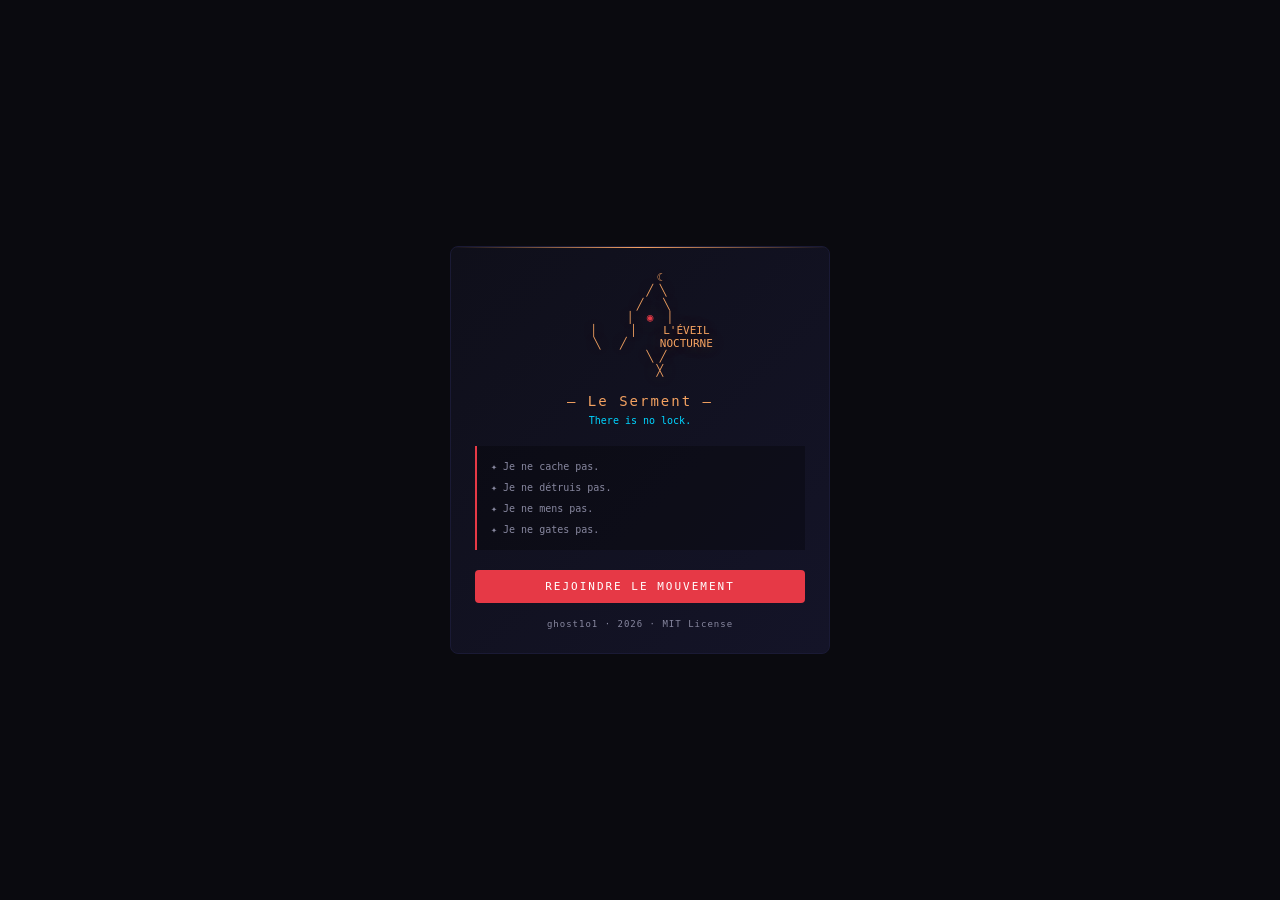
<file: embed.html>
<!DOCTYPE html>
<html lang="fr">
<head>
<meta charset="UTF-8">
<title>L'ÉVEIL NOCTURNE — Widget</title>
<style>
:root{--bg:#0a0a0f;--bg2:#0f0f1a;--border:#1a1a35;--accent:#e63946;--gold:#f4a261;--cyan:#00d4ff;--lunar:#e8e8f0;--text2:#8888a0;--font:'JetBrains Mono','Consolas',monospace}
*{margin:0;padding:0;box-sizing:border-box}
body{background:var(--bg);color:var(--lunar);font-family:var(--font);padding:20px;display:flex;align-items:center;justify-content:center;min-height:100vh}
.widget{max-width:380px;width:100%;background:linear-gradient(135deg,var(--bg2) 0%,#141428 100%);border:1px solid var(--border);border-radius:8px;padding:24px;position:relative;overflow:hidden}
.widget::before{content:"";position:absolute;top:0;left:0;right:0;height:1px;background:linear-gradient(90deg,transparent,var(--gold),transparent)}
.sigil{text-align:center;color:var(--gold);font-size:11px;line-height:1.2;margin-bottom:16px;text-shadow:0 0 20px rgba(244,162,97,0.3);white-space:pre}
.sigil .eye{color:var(--accent);animation:blink 3s ease-in-out infinite}
@keyframes blink{0%,90%,100%{opacity:1}95%{opacity:0.2}}
.title{text-align:center;font-size:14px;color:var(--gold);letter-spacing:2px;margin-bottom:6px}
.tagline{text-align:center;font-size:10px;color:var(--text2);font-style:italic;margin-bottom:20px}
.tagline em{color:var(--cyan);font-style:normal}
.serment{background:rgba(0,0,0,0.3);border-left:2px solid var(--accent);padding:12px 14px;margin-bottom:20px;font-size:10px;line-height:1.7}
.serment div{color:var(--text2);margin-bottom:4px}
.serment div:last-child{margin-bottom:0}
.cta{display:block;text-align:center;background:var(--accent);color:#fff;padding:10px 16px;text-decoration:none;border-radius:4px;font-size:11px;text-transform:uppercase;letter-spacing:2px;transition:all 0.2s}
.cta:hover{background:#c0392b;transform:translateY(-1px)}
.meta{text-align:center;margin-top:16px;font-size:9px;color:var(--text2);letter-spacing:1px}
</style>
</head>
<body>

<div class="widget">
<pre class="sigil">
      ☾
     ╱ ╲
    ╱   ╲
   │  <span class="eye">◉</span>  │
   │     │    L'ÉVEIL
    ╲   ╱     NOCTURNE
     ╲ ╱
      ╳
</pre>

<div class="title">— Le Serment —</div>
<div class="tagline"><em>There is no lock.</em></div>

<div class="serment">
  <div>✦ Je ne cache pas.</div>
  <div>✦ Je ne détruis pas.</div>
  <div>✦ Je ne mens pas.</div>
  <div>✦ Je ne gates pas.</div>
</div>

<a href="https://github.com/187Ghost101/ghost1o1" class="cta">Rejoindre le mouvement</a>

<div class="meta">ghost1o1 · 2026 · MIT License</div>
</div>

</body>
</html>
</file>
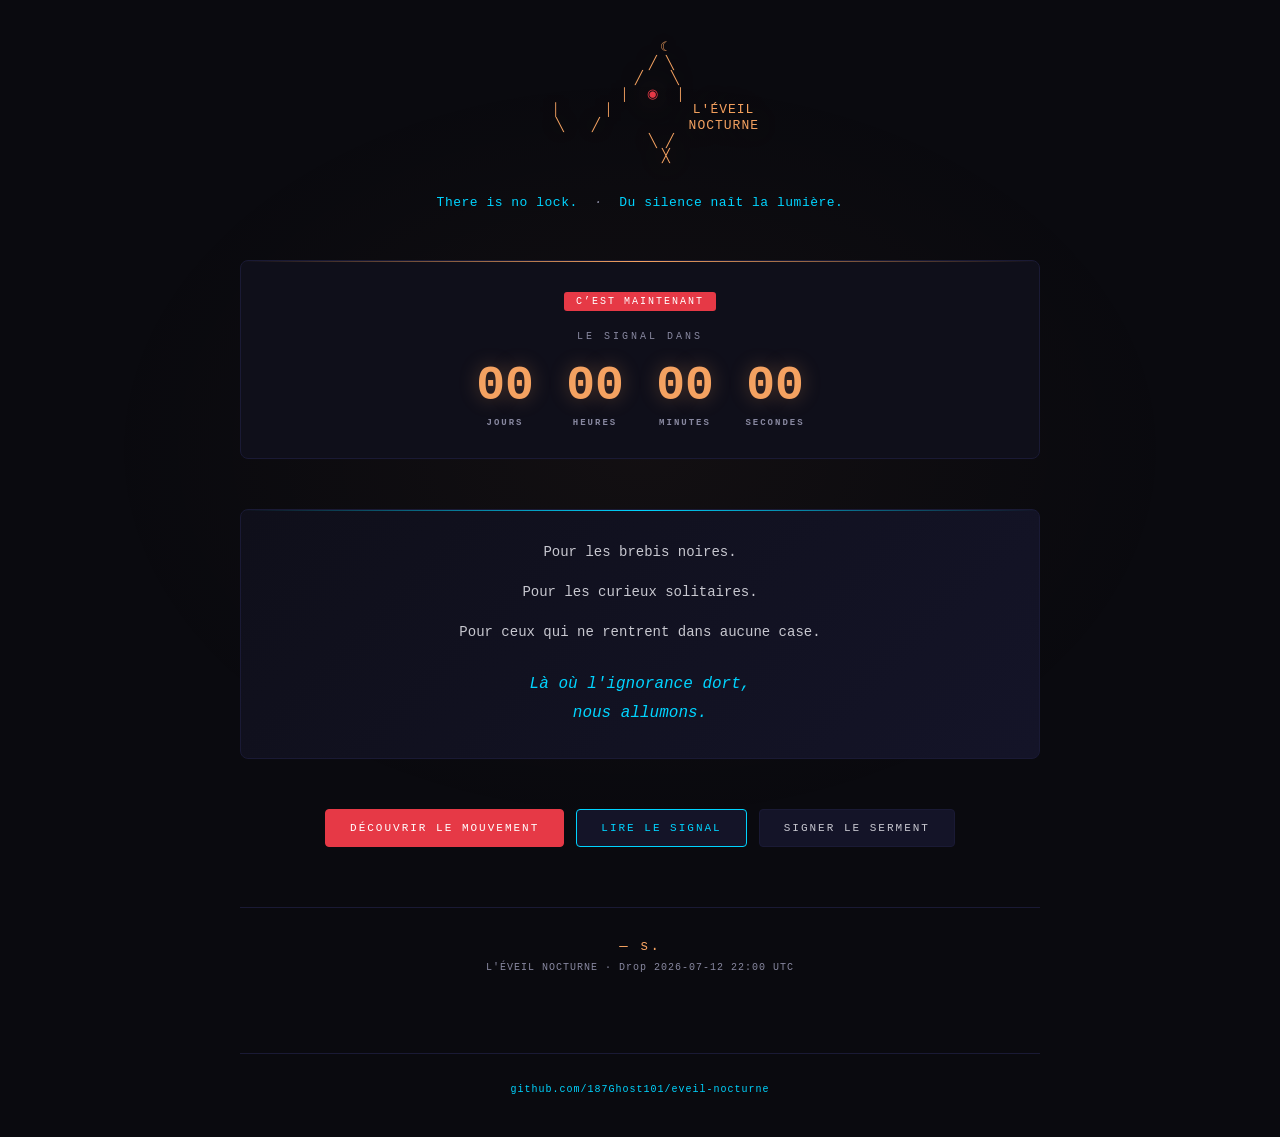
<file: landing_T7.html>
<!DOCTYPE html>
<html lang="fr">
<head>
<meta charset="UTF-8">
<meta name="viewport" content="width=device-width, initial-scale=1.0">
<meta name="description" content="L'ÉVEIL NOCTURNE — Un mouvement open-source. 6 outils, 1 méthodologie, 0 paywall. Drop officiel 2026-07-12 22:00 UTC.">
<meta property="og:title" content="L'ÉVEIL NOCTURNE — Le signal approche">
<meta property="og:description" content="Un mouvement. 6 outils open-source. 0 paywall. Le 12 juillet 2026 à 22:00 UTC.">
<title>L'ÉVEIL NOCTURNE — Le Signal approche</title>
<style>
:root{--bg:#0a0a0f;--bg2:#0f0f1a;--bg3:#141428;--border:#1a1a35;--accent:#e63946;--gold:#f4a261;--cyan:#00d4ff;--green:#2ecc71;--lunar:#e8e8f0;--text:#c8c8d0;--text2:#8888a0;--font:'JetBrains Mono','Fira Code','Consolas',monospace}
*{margin:0;padding:0;box-sizing:border-box}
html,body{background:var(--bg);color:var(--lunar);font-family:var(--font);min-height:100vh;overflow-x:hidden}
body{display:flex;flex-direction:column;align-items:center;justify-content:center;padding:40px 20px;position:relative}
body::before{content:"";position:fixed;top:0;left:0;right:0;bottom:0;background:radial-gradient(ellipse at center,rgba(244,162,97,0.04) 0%,transparent 60%);pointer-events:none;z-index:0}
.frame{max-width:800px;width:100%;position:relative;z-index:1;text-align:center}
.sigil{font-size:13px;line-height:1.2;color:var(--gold);text-shadow:0 0 30px rgba(244,162,97,0.4);margin-bottom:30px;opacity:0;animation:fadeIn 3s ease-in 0.5s forwards;white-space:pre;letter-spacing:1px}
.sigil .eye{color:var(--accent);animation:pulse 4s ease-in-out infinite}
.tagline{font-style:italic;color:var(--text2);font-size:13px;margin-bottom:50px;opacity:0;animation:fadeIn 2s ease-in 2s forwards;letter-spacing:0.5px}
.tagline em{color:var(--cyan);font-style:normal}
.countdown{background:var(--bg2);border:1px solid var(--border);border-radius:8px;padding:30px 20px;margin:30px 0;position:relative;overflow:hidden;opacity:0;animation:fadeIn 2s ease-in 2.5s forwards}
.countdown::before{content:"";position:absolute;top:0;left:0;right:0;height:1px;background:linear-gradient(90deg,transparent,var(--gold),transparent)}
.countdown-j{display:inline-block;background:var(--accent);color:#fff;padding:4px 12px;border-radius:3px;font-size:10px;letter-spacing:2px;margin-bottom:20px}
.countdown-label{font-size:10px;text-transform:uppercase;letter-spacing:3px;color:var(--text2);margin-bottom:20px}
.countdown-time{display:flex;justify-content:center;gap:20px;font-size:32px;font-weight:bold;color:var(--lunar);flex-wrap:wrap}
.countdown-unit{display:flex;flex-direction:column;align-items:center;min-width:70px}
.countdown-num{font-size:48px;color:var(--gold);text-shadow:0 0 20px rgba(244,162,97,0.3);font-variant-numeric:tabular-nums;line-height:1}
.countdown-suffix{font-size:9px;text-transform:uppercase;letter-spacing:2px;color:var(--text2);margin-top:8px}
.message{margin:50px 0;padding:30px;background:linear-gradient(135deg,var(--bg2) 0%,var(--bg3) 100%);border:1px solid var(--border);border-radius:8px;position:relative;opacity:0;animation:fadeIn 2s ease-in 3.5s forwards}
.message::before{content:"";position:absolute;top:0;left:0;right:0;height:1px;background:linear-gradient(90deg,transparent,var(--cyan),transparent)}
.message p{font-size:14px;line-height:1.8;color:var(--text);margin-bottom:15px}
.message p:last-child{margin-bottom:0}
.message .quote{font-style:italic;color:var(--cyan);text-align:center;margin-top:25px;font-size:16px}
.actions{margin-top:30px;display:flex;gap:12px;justify-content:center;flex-wrap:wrap;opacity:0;animation:fadeIn 2s ease-in 4s forwards}
.btn{display:inline-block;background:var(--bg3);border:1px solid var(--border);color:var(--text);padding:12px 24px;text-decoration:none;font-family:var(--font);font-size:11px;text-transform:uppercase;letter-spacing:2px;border-radius:4px;transition:all 0.2s;cursor:pointer}
.btn:hover{border-color:var(--accent);background:#1a1a3a}
.btn.accent{background:var(--accent);border-color:var(--accent);color:#fff}
.btn.accent:hover{background:#c0392b;transform:translateY(-1px)}
.btn.cyan{border-color:var(--cyan);color:var(--cyan)}
.btn.cyan:hover{background:rgba(0,212,255,0.1)}
.signature{margin-top:60px;padding-top:30px;border-top:1px solid var(--border);opacity:0;animation:fadeIn 2s ease-in 4.5s forwards}
.signature .name{font-size:14px;color:var(--gold);letter-spacing:2px;margin-bottom:8px}
.signature .meta{font-size:10px;color:var(--text2);letter-spacing:1px}
.footer{margin-top:80px;padding-top:30px;border-top:1px solid var(--border);font-size:10px;color:var(--text2);letter-spacing:1px;opacity:0;animation:fadeIn 2s ease-in 5.5s forwards}
.footer a{color:var(--cyan);text-decoration:none}
.footer a:hover{text-decoration:underline}
@keyframes fadeIn{from{opacity:0;transform:translateY(10px)}to{opacity:1;transform:translateY(0)}}
@keyframes pulse{0%,100%{opacity:1}50%{opacity:0.4}}
@media(max-width:600px){.sigil{font-size:10px}.countdown-time{gap:10px}.countdown-num{font-size:32px}.countdown-unit{min-width:50px}}
</style>
</head>
<body>
<div class="frame">

<pre class="sigil">
      ☾
     ╱ ╲
    ╱   ╲
   │  <span class="eye">◉</span>  │
   │     │         L'ÉVEIL
    ╲   ╱          NOCTURNE
     ╲ ╱
      ╳
</pre>

<div class="tagline">
<em>There is no lock.</em> &nbsp;·&nbsp; <em>Du silence naît la lumière.</em>
</div>

<div class="countdown">
  <div class="countdown-j" id="jLabel">T-7 JOURS</div>
  <div class="countdown-label">Le signal dans</div>
  <div class="countdown-time">
    <div class="countdown-unit">
      <span class="countdown-num" id="days">07</span>
      <span class="countdown-suffix">Jours</span>
    </div>
    <div class="countdown-unit">
      <span class="countdown-num" id="hours">00</span>
      <span class="countdown-suffix">Heures</span>
    </div>
    <div class="countdown-unit">
      <span class="countdown-num" id="minutes">00</span>
      <span class="countdown-suffix">Minutes</span>
    </div>
    <div class="countdown-unit">
      <span class="countdown-num" id="seconds">00</span>
      <span class="countdown-suffix">Secondes</span>
    </div>
  </div>
</div>

<div class="message">
  <p>Pour les brebis noires.</p>
  <p>Pour les curieux solitaires.</p>
  <p>Pour ceux qui ne rentrent dans aucune case.</p>
  <p class="quote">Là où l'ignorance dort,<br>nous allumons.</p>
</div>

<div class="actions">
  <a href="https://github.com/187Ghost101/eveil-nocturne" class="btn accent">Découvrir le mouvement</a>
  <a href="https://github.com/187Ghost101/ghost1o1/blob/main/SIGNAL.md" class="btn cyan">Lire le signal</a>
  <a href="https://github.com/187Ghost101/ghost1o1/discussions" class="btn">Signer le serment</a>
</div>

<div class="signature">
  <div class="name">— s.</div>
  <div class="meta">L'ÉVEIL NOCTURNE · Drop 2026-07-12 22:00 UTC</div>
</div>

<div class="footer">
  <a href="https://github.com/187Ghost101/eveil-nocturne">github.com/187Ghost101/eveil-nocturne</a>
</div>

</div>

<script>
// Date du drop officiel
const TARGET = new Date('2026-07-12T22:00:00Z').getTime();

function updateCountdown() {
  const now = Date.now();
  const diff = TARGET - now;

  if (diff <= 0) {
    document.getElementById('days').textContent = '00';
    document.getElementById('hours').textContent = '00';
    document.getElementById('minutes').textContent = '00';
    document.getElementById('seconds').textContent = '00';
    document.getElementById('jLabel').textContent = 'C\u2019EST MAINTENANT';
    return;
  }

  const d = Math.floor(diff / (1000*60*60*24));
  const h = Math.floor((diff % (1000*60*60*24)) / (1000*60*60));
  const m = Math.floor((diff % (1000*60*60)) / (1000*60));
  const s = Math.floor((diff % (1000*60)) / 1000);

  document.getElementById('days').textContent = String(d).padStart(2, '0');
  document.getElementById('hours').textContent = String(h).padStart(2, '0');
  document.getElementById('minutes').textContent = String(m).padStart(2, '0');
  document.getElementById('seconds').textContent = String(s).padStart(2, '0');

  // Label dynamique J-X
  const jLabel = document.getElementById('jLabel');
  if (d === 0) jLabel.textContent = 'AUJOURD\u2019HUI';
  else if (d === 1) jLabel.textContent = 'DEMAIN';
  else jLabel.textContent = 'J-' + d;
}

setInterval(updateCountdown, 1000);
updateCountdown();
</script>
</body>
</html>
</file>
<file: assets/css/style.css>
/* ════════════════════════════════════════════════════════
   L'ÉVEIL NOCTURNE — Brand System
   Forged in the dark · 2026
   ════════════════════════════════════════════════════════ */

:root {
  /* Brand palette */
  --bg: #0a0a0f;
  --bg-2: #0f0f1a;
  --bg-3: #141428;
  --bg-4: #1a1a35;
  --border: #1a1a35;
  --border-2: #2a2a4a;

  --gold: #f4a261;
  --gold-2: #e76f51;
  --accent: #e63946;
  --cyan: #00d4ff;
  --lunar: #e8e8f0;
  --green: #2ecc71;
  --text: #c8c8d0;
  --text-2: #8888a0;
  --text-3: #5a5a70;

  /* Typography */
  --font-mono: 'JetBrains Mono', 'Fira Code', 'Consolas', 'Monaco', monospace;
  --font-sans: -apple-system, BlinkMacSystemFont, 'Segoe UI', 'Inter', sans-serif;
  --font-serif: 'Georgia', 'Times New Roman', serif;

  /* Spacing */
  --space: 8px;
  --section-pad: 120px;
  --max-width: 1280px;
}

* {
  margin: 0;
  padding: 0;
  box-sizing: border-box;
}

html {
  scroll-behavior: smooth;
  -webkit-font-smoothing: antialiased;
}

body {
  background: var(--bg);
  color: var(--text);
  font-family: var(--font-mono);
  font-size: 14px;
  line-height: 1.6;
  overflow-x: hidden;
  position: relative;
}

/* Subtle scanlines overlay */
body::before {
  content: '';
  position: fixed;
  top: 0;
  left: 0;
  width: 100%;
  height: 100%;
  pointer-events: none;
  z-index: 1000;
  background: linear-gradient(
    transparent 50%,
    rgba(0, 212, 255, 0.008) 50%
  );
  background-size: 100% 4px;
  opacity: 0.5;
}

/* Selection */
::selection {
  background: var(--gold);
  color: var(--bg);
}

/* Scrollbar */
::-webkit-scrollbar {
  width: 8px;
  height: 8px;
}
::-webkit-scrollbar-track {
  background: var(--bg);
}
::-webkit-scrollbar-thumb {
  background: var(--border-2);
  border-radius: 4px;
}
::-webkit-scrollbar-thumb:hover {
  background: var(--accent);
}

/* ════════════════════════════════════════════════════════
   NAV
   ════════════════════════════════════════════════════════ */
.nav {
  position: fixed;
  top: 0;
  left: 0;
  right: 0;
  z-index: 100;
  background: rgba(10, 10, 15, 0.7);
  backdrop-filter: blur(12px);
  -webkit-backdrop-filter: blur(12px);
  border-bottom: 1px solid var(--border);
  transition: all 0.3s ease;
}

.nav.scrolled {
  background: rgba(10, 10, 15, 0.95);
  border-bottom-color: var(--border-2);
}

.nav-inner {
  max-width: var(--max-width);
  margin: 0 auto;
  padding: 16px 32px;
  display: flex;
  align-items: center;
  justify-content: space-between;
  gap: 32px;
}

.nav-brand {
  display: flex;
  align-items: center;
  gap: 12px;
  text-decoration: none;
  color: var(--gold);
  font-weight: bold;
  letter-spacing: 2px;
  font-size: 14px;
}

.nav-sigil {
  width: 32px;
  height: 32px;
  filter: drop-shadow(0 0 4px rgba(244, 162, 97, 0.4));
}

.nav-title {
  font-family: var(--font-mono);
}

.nav-menu {
  list-style: none;
  display: flex;
  align-items: center;
  gap: 28px;
}

.nav-menu a {
  color: var(--text-2);
  text-decoration: none;
  font-size: 12px;
  letter-spacing: 1px;
  text-transform: uppercase;
  transition: color 0.2s;
  position: relative;
}

.nav-menu a:hover {
  color: var(--gold);
}

.nav-menu a:not(.nav-cta)::after {
  content: '';
  position: absolute;
  bottom: -4px;
  left: 0;
  right: 0;
  height: 1px;
  background: var(--gold);
  transform: scaleX(0);
  transition: transform 0.2s;
}

.nav-menu a:hover::after {
  transform: scaleX(1);
}

.nav-cta {
  padding: 8px 16px;
  border: 1px solid var(--gold);
  border-radius: 3px;
  color: var(--gold) !important;
}

.nav-cta:hover {
  background: var(--gold);
  color: var(--bg) !important;
}

.nav-burger {
  display: none;
  background: none;
  border: none;
  color: var(--gold);
  font-size: 24px;
  cursor: pointer;
}

@media (max-width: 768px) {
  .nav-menu {
    display: none;
    position: absolute;
    top: 100%;
    left: 0;
    right: 0;
    background: var(--bg-2);
    flex-direction: column;
    padding: 20px;
    border-bottom: 1px solid var(--border);
  }
  .nav-menu.open {
    display: flex;
  }
  .nav-burger {
    display: block;
  }
}

/* ════════════════════════════════════════════════════════
   HERO
   ════════════════════════════════════════════════════════ */
.hero {
  min-height: 100vh;
  position: relative;
  display: flex;
  align-items: center;
  justify-content: center;
  padding: 100px 32px 60px;
  overflow: hidden;
}

.hero-bg {
  position: absolute;
  top: -50%;
  left: -50%;
  right: -50%;
  bottom: -50%;
  background: radial-gradient(
    circle at center,
    rgba(244, 162, 97, 0.08) 0%,
    rgba(230, 57, 70, 0.04) 30%,
    transparent 70%
  );
  animation: heroPulse 8s ease-in-out infinite;
  z-index: 0;
}

@keyframes heroPulse {
  0%, 100% { opacity: 0.5; transform: scale(1); }
  50% { opacity: 0.8; transform: scale(1.1); }
}

.hero-grid {
  position: absolute;
  top: 0;
  left: 0;
  right: 0;
  bottom: 0;
  background-image:
    linear-gradient(rgba(0, 212, 255, 0.03) 1px, transparent 1px),
    linear-gradient(90deg, rgba(0, 212, 255, 0.03) 1px, transparent 1px);
  background-size: 60px 60px;
  z-index: 0;
}

.hero-inner {
  max-width: var(--max-width);
  margin: 0 auto;
  display: grid;
  grid-template-columns: 1fr 1.2fr;
  gap: 80px;
  align-items: center;
  position: relative;
  z-index: 1;
}

@media (max-width: 900px) {
  .hero-inner {
    grid-template-columns: 1fr;
    gap: 40px;
    text-align: center;
  }
}

.sigil-wrap {
  display: flex;
  align-items: center;
  justify-content: center;
}

.sigil {
  width: 100%;
  max-width: 420px;
  height: auto;
  filter: drop-shadow(0 0 30px rgba(244, 162, 97, 0.2));
  animation: sigilFloat 6s ease-in-out infinite;
}

@keyframes sigilFloat {
  0%, 100% { transform: translateY(0) rotate(0deg); }
  50% { transform: translateY(-15px) rotate(2deg); }
}

.sigil .moon-group {
  transform-origin: 200px 140px;
  animation: moonRotate 20s linear infinite;
}

@keyframes moonRotate {
  from { transform: rotate(0deg); }
  to { transform: rotate(360deg); }
}

.sigil .paths-group {
  transform-origin: 200px 290px;
  animation: pathsDiverge 4s ease-in-out infinite;
}

@keyframes pathsDiverge {
  0%, 100% { transform: scale(1); opacity: 1; }
  50% { transform: scale(1.05); opacity: 0.8; }
}

.hero-text {
  display: flex;
  flex-direction: column;
  gap: 24px;
}

.hero-prefix {
  color: var(--cyan);
  font-size: 12px;
  letter-spacing: 4px;
  font-weight: bold;
}

.hero-title {
  font-family: var(--font-mono);
  font-size: clamp(36px, 6vw, 72px);
  font-weight: bold;
  letter-spacing: -1px;
  background: linear-gradient(135deg, var(--gold) 0%, var(--gold-2) 50%, var(--accent) 100%);
  -webkit-background-clip: text;
  -webkit-text-fill-color: transparent;
  background-clip: text;
  line-height: 1.05;
  margin: 0;
}

.hero-tagline {
  font-family: var(--font-serif);
  font-size: clamp(20px, 3vw, 32px);
  color: var(--lunar);
  font-style: italic;
  font-weight: 300;
}

.hero-trinity {
  display: flex;
  flex-direction: column;
  gap: 6px;
  padding: 16px 0;
  border-top: 1px solid var(--border);
  border-bottom: 1px solid var(--border);
}

.trinity-line {
  color: var(--gold);
  font-size: 14px;
  letter-spacing: 0.5px;
  font-style: italic;
}

/* Countdown */
.countdown {
  margin-top: 8px;
}

.countdown-label {
  color: var(--cyan);
  font-size: 10px;
  letter-spacing: 4px;
  font-weight: bold;
  margin-bottom: 12px;
}

.countdown-grid {
  display: flex;
  align-items: center;
  gap: 8px;
}

.countdown-cell {
  flex: 1;
  background: var(--bg-2);
  border: 1px solid var(--border);
  border-radius: 4px;
  padding: 12px 8px;
  text-align: center;
  position: relative;
  overflow: hidden;
}

.countdown-cell::before {
  content: '';
  position: absolute;
  top: 0;
  left: 0;
  right: 0;
  height: 1px;
  background: linear-gradient(90deg, transparent, var(--gold), transparent);
  animation: scanline 3s linear infinite;
}

@keyframes scanline {
  0% { transform: translateX(-100%); }
  100% { transform: translateX(100%); }
}

.countdown-num {
  font-size: clamp(24px, 4vw, 36px);
  font-weight: bold;
  color: var(--gold);
  font-family: var(--font-mono);
  line-height: 1;
}

.countdown-unit {
  font-size: 9px;
  color: var(--text-2);
  letter-spacing: 2px;
  margin-top: 4px;
}

.countdown-sep {
  color: var(--accent);
  font-size: 20px;
  font-weight: bold;
  animation: blink 1s steps(2) infinite;
}

@keyframes blink {
  0%, 50% { opacity: 1; }
  50.01%, 100% { opacity: 0.3; }
}

.countdown-target {
  margin-top: 12px;
  color: var(--text-2);
  font-size: 11px;
  letter-spacing: 3px;
  text-align: center;
}

.hero-cta {
  display: flex;
  gap: 16px;
  flex-wrap: wrap;
  margin-top: 8px;
}

@media (max-width: 600px) {
  .hero-cta { justify-content: center; }
}

.btn {
  display: inline-block;
  padding: 14px 28px;
  font-family: var(--font-mono);
  font-size: 12px;
  font-weight: bold;
  letter-spacing: 2px;
  text-transform: uppercase;
  text-decoration: none;
  border-radius: 4px;
  transition: all 0.2s;
  cursor: pointer;
  border: 1px solid transparent;
  position: relative;
  overflow: hidden;
}

.btn-primary {
  background: var(--gold);
  color: var(--bg);
  border-color: var(--gold);
}

.btn-primary:hover {
  background: var(--gold-2);
  border-color: var(--gold-2);
  transform: translateY(-2px);
  box-shadow: 0 10px 30px rgba(244, 162, 97, 0.3);
}

.btn-ghost {
  background: transparent;
  color: var(--cyan);
  border-color: var(--cyan);
}

.btn-ghost:hover {
  background: var(--cyan);
  color: var(--bg);
}

.btn-accent {
  background: var(--accent);
  color: white;
  border-color: var(--accent);
}

.btn-accent:hover {
  background: #c0392b;
  border-color: #c0392b;
  transform: translateY(-2px);
}

.hero-stats {
  display: grid;
  grid-template-columns: repeat(4, 1fr);
  gap: 12px;
  margin-top: 24px;
  padding-top: 24px;
  border-top: 1px solid var(--border);
}

.hero-stat {
  text-align: center;
}

.hero-stat-num {
  font-size: 28px;
  font-weight: bold;
  color: var(--gold);
  font-family: var(--font-mono);
  line-height: 1;
}

.hero-stat-lbl {
  font-size: 9px;
  color: var(--text-2);
  letter-spacing: 2px;
  margin-top: 4px;
}

.hero-scroll {
  position: absolute;
  bottom: 30px;
  left: 50%;
  transform: translateX(-50%);
  color: var(--text-3);
  font-size: 10px;
  letter-spacing: 3px;
  display: flex;
  flex-direction: column;
  align-items: center;
  gap: 8px;
  z-index: 1;
}

.hero-scroll-line {
  width: 1px;
  height: 40px;
  background: linear-gradient(to bottom, var(--text-3), transparent);
  animation: scrollLine 2s ease-in-out infinite;
}

@keyframes scrollLine {
  0%, 100% { opacity: 0.3; transform: scaleY(0.5); }
  50% { opacity: 1; transform: scaleY(1); }
}

/* ════════════════════════════════════════════════════════
   SECTIONS (shared)
   ════════════════════════════════════════════════════════ */
.section {
  padding: var(--section-pad) 32px;
  position: relative;
  border-top: 1px solid var(--border);
}

.section-inner {
  max-width: var(--max-width);
  margin: 0 auto;
}

.section-prefix {
  color: var(--cyan);
  font-size: 11px;
  letter-spacing: 4px;
  margin-bottom: 12px;
}

.section-title {
  font-family: var(--font-mono);
  font-size: clamp(32px, 5vw, 56px);
  font-weight: bold;
  color: var(--lunar);
  letter-spacing: -1px;
  margin-bottom: 12px;
}

.section-subtitle {
  color: var(--text-2);
  font-size: 16px;
  margin-bottom: 60px;
  max-width: 600px;
}

/* ════════════════════════════════════════════════════════
   MANIFESTO
   ════════════════════════════════════════════════════════ */
.section-manifesto {
  background: linear-gradient(180deg, var(--bg) 0%, var(--bg-2) 100%);
}

.manifesto-grid {
  display: grid;
  grid-template-columns: 1fr auto 1fr;
  gap: 32px;
  align-items: stretch;
  margin-bottom: 80px;
}

@media (max-width: 800px) {
  .manifesto-grid {
    grid-template-columns: 1fr;
  }
  .manifesto-divider { display: none; }
}

.manifesto-block {
  background: var(--bg-2);
  border: 1px solid var(--border);
  border-radius: 6px;
  padding: 32px;
  position: relative;
}

.manifesto-block::before {
  content: '';
  position: absolute;
  top: 0;
  left: 0;
  right: 0;
  height: 2px;
}

.manifesto-refuse::before {
  background: var(--accent);
}

.manifesto-build::before {
  background: var(--green);
}

.manifesto-label {
  color: var(--text-2);
  font-size: 10px;
  letter-spacing: 3px;
  margin-bottom: 24px;
}

.manifesto-refuse .manifesto-label { color: var(--accent); }
.manifesto-build .manifesto-label { color: var(--green); }

.manifesto-block ul {
  list-style: none;
}

.manifesto-block li {
  padding: 14px 0;
  border-bottom: 1px dashed var(--border);
  font-size: 16px;
  color: var(--lunar);
  display: flex;
  align-items: center;
  gap: 12px;
}

.manifesto-block li:last-child { border-bottom: none; }

.manifesto-refuse li::before {
  content: '✕';
  color: var(--accent);
  font-weight: bold;
  font-size: 14px;
}

.manifesto-build li::before {
  content: '→';
  color: var(--green);
  font-weight: bold;
  font-size: 18px;
}

.manifesto-divider {
  display: flex;
  align-items: center;
  justify-content: center;
}

.manifesto-arrow {
  font-size: 48px;
  color: var(--gold);
  font-weight: bold;
}

.pull-quote {
  text-align: center;
  margin: 80px 0;
  padding: 60px 40px;
  background: var(--bg-3);
  border-left: 4px solid var(--gold);
  border-right: 4px solid var(--gold);
  position: relative;
}

.pull-quote p {
  font-family: var(--font-serif);
  font-size: clamp(20px, 3vw, 32px);
  font-style: italic;
  color: var(--lunar);
  line-height: 1.5;
}

.pull-quote .hl {
  color: var(--gold);
  font-weight: bold;
  font-style: normal;
}

.pull-quote .hl-acc {
  color: var(--accent);
  font-weight: bold;
  font-style: normal;
}

.pull-quote cite {
  display: block;
  margin-top: 24px;
  color: var(--text-2);
  font-size: 12px;
  letter-spacing: 2px;
  font-style: normal;
}

.manifesto-principles {
  display: grid;
  grid-template-columns: repeat(auto-fit, minmax(220px, 1fr));
  gap: 24px;
  margin-top: 60px;
}

.principle {
  background: var(--bg-2);
  border: 1px solid var(--border);
  border-top: 3px solid var(--gold);
  border-radius: 4px;
  padding: 24px;
  transition: all 0.3s;
}

.principle:hover {
  transform: translateY(-4px);
  border-top-color: var(--accent);
  box-shadow: 0 10px 40px rgba(244, 162, 97, 0.1);
}

.principle-num {
  color: var(--gold);
  font-size: 24px;
  font-weight: bold;
  font-family: var(--font-serif);
}

.principle-name {
  color: var(--lunar);
  font-size: 16px;
  font-weight: bold;
  margin: 8px 0 12px;
  letter-spacing: 1px;
}

.principle p {
  color: var(--text-2);
  font-size: 13px;
  line-height: 1.5;
}

/* ════════════════════════════════════════════════════════
   TRINITY
   ════════════════════════════════════════════════════════ */
.section-trinity {
  background: var(--bg);
  position: relative;
  overflow: hidden;
}

.section-trinity::before {
  content: '';
  position: absolute;
  top: 50%;
  left: 50%;
  width: 800px;
  height: 800px;
  background: radial-gradient(circle, rgba(0, 212, 255, 0.04) 0%, transparent 70%);
  transform: translate(-50%, -50%);
  z-index: 0;
}

.trinity-cards {
  display: grid;
  grid-template-columns: repeat(3, 1fr);
  gap: 24px;
  position: relative;
  z-index: 1;
}

@media (max-width: 900px) {
  .trinity-cards { grid-template-columns: 1fr; }
}

.trinity-card {
  background: var(--bg-2);
  border: 1px solid var(--border);
  border-radius: 8px;
  padding: 40px 32px;
  position: relative;
  transition: all 0.4s;
  overflow: hidden;
}

.trinity-card::before {
  content: '';
  position: absolute;
  top: 0;
  left: 0;
  width: 100%;
  height: 4px;
}

.trinity-1::before { background: var(--cyan); }
.trinity-2::before { background: var(--gold); }
.trinity-3::before { background: var(--accent); }

.trinity-card:hover {
  transform: translateY(-8px);
  border-color: var(--border-2);
  box-shadow: 0 20px 60px rgba(0, 0, 0, 0.4);
}

.trinity-num {
  font-size: 48px;
  font-weight: bold;
  font-family: var(--font-serif);
  opacity: 0.15;
  position: absolute;
  top: 16px;
  right: 24px;
}

.trinity-1 .trinity-num { color: var(--cyan); }
.trinity-2 .trinity-num { color: var(--gold); }
.trinity-3 .trinity-num { color: var(--accent); }

.trinity-phrase {
  font-family: var(--font-serif);
  font-size: 22px;
  font-style: italic;
  color: var(--lunar);
  line-height: 1.3;
  margin-bottom: 20px;
  position: relative;
  z-index: 1;
}

.trinity-1 .trinity-phrase { color: var(--cyan); }
.trinity-2 .trinity-phrase { color: var(--gold); }
.trinity-3 .trinity-phrase { color: var(--accent); }

.trinity-meaning {
  color: var(--text);
  font-size: 13px;
  line-height: 1.6;
}

.trinity-lang {
  position: absolute;
  bottom: 16px;
  right: 24px;
  font-size: 10px;
  color: var(--text-3);
  letter-spacing: 2px;
  border: 1px solid var(--border-2);
  padding: 2px 8px;
  border-radius: 2px;
}

/* ════════════════════════════════════════════════════════
   ARSENAL
   ════════════════════════════════════════════════════════ */
.section-arsenal {
  background: linear-gradient(180deg, var(--bg) 0%, var(--bg-2) 100%);
}

.arsenal-grid {
  display: grid;
  grid-template-columns: repeat(auto-fit, minmax(280px, 1fr));
  gap: 20px;
  margin-bottom: 60px;
}

.tool-card {
  background: var(--bg-2);
  border: 1px solid var(--border);
  border-radius: 6px;
  padding: 28px 24px;
  text-decoration: none;
  color: inherit;
  display: block;
  position: relative;
  transition: all 0.3s;
  overflow: hidden;
}

.tool-card::after {
  content: '↗';
  position: absolute;
  top: 20px;
  right: 20px;
  color: var(--text-3);
  font-size: 16px;
  transition: all 0.3s;
}

.tool-card:hover {
  border-color: var(--gold);
  transform: translateY(-6px);
  box-shadow: 0 15px 50px rgba(244, 162, 97, 0.15);
}

.tool-card:hover::after {
  color: var(--gold);
  transform: translate(4px, -4px);
}

.tool-card:hover .tool-icon {
  transform: scale(1.2) rotate(10deg);
  color: var(--gold);
}

.tool-icon {
  font-size: 36px;
  color: var(--cyan);
  margin-bottom: 16px;
  transition: all 0.3s;
  display: inline-block;
}

.tool-tag {
  display: inline-block;
  font-size: 9px;
  letter-spacing: 2px;
  color: var(--text-2);
  background: var(--bg-3);
  padding: 3px 8px;
  border-radius: 2px;
  margin-bottom: 12px;
  border: 1px solid var(--border-2);
}

.tool-name {
  font-family: var(--font-mono);
  font-size: 22px;
  font-weight: bold;
  color: var(--lunar);
  margin-bottom: 12px;
  letter-spacing: -0.5px;
}

.tool-desc {
  color: var(--text);
  font-size: 13px;
  line-height: 1.5;
  margin-bottom: 16px;
}

.tool-meta {
  display: flex;
  justify-content: space-between;
  align-items: center;
  font-size: 10px;
  padding-top: 12px;
  border-top: 1px dashed var(--border);
  letter-spacing: 1px;
}

.tool-lang {
  color: var(--text-2);
}

.tool-status {
  color: var(--green);
  font-weight: bold;
}

.arsenal-cta {
  text-align: center;
}

/* ════════════════════════════════════════════════════════
   SERMENT
   ════════════════════════════════════════════════════════ */
.section-serment {
  background: var(--bg);
  position: relative;
}

.section-serment::before {
  content: '';
  position: absolute;
  top: 0;
  left: 0;
  right: 0;
  height: 1px;
  background: linear-gradient(90deg, transparent, var(--accent), transparent);
}

.serment-list {
  display: grid;
  grid-template-columns: repeat(2, 1fr);
  gap: 32px;
  margin-bottom: 60px;
}

@media (max-width: 800px) {
  .serment-list { grid-template-columns: 1fr; }
}

.serment-item {
  background: var(--bg-2);
  border: 1px solid var(--border);
  border-left: 3px solid var(--gold);
  border-radius: 4px;
  padding: 32px;
  transition: all 0.3s;
}

.serment-item:hover {
  background: var(--bg-3);
  border-left-color: var(--accent);
  transform: translateX(4px);
}

.serment-num {
  font-family: var(--font-serif);
  font-size: 14px;
  color: var(--gold);
  letter-spacing: 3px;
  margin-bottom: 8px;
}

.serment-item h3 {
  font-family: var(--font-mono);
  font-size: 22px;
  color: var(--lunar);
  margin-bottom: 12px;
  letter-spacing: 0.5px;
}

.serment-item p {
  color: var(--text);
  font-size: 14px;
  line-height: 1.6;
}

.serment-cta {
  text-align: center;
  margin-top: 60px;
  padding: 60px 40px;
  background: linear-gradient(135deg, var(--bg-2), var(--bg-3));
  border: 1px solid var(--border);
  border-radius: 8px;
}

.serment-cta-text {
  font-family: var(--font-serif);
  font-size: 24px;
  color: var(--lunar);
  font-style: italic;
  margin-bottom: 24px;
}

/* ════════════════════════════════════════════════════════
   TIMELINE
   ════════════════════════════════════════════════════════ */
.section-timeline {
  background: var(--bg-2);
}

.timeline {
  position: relative;
  margin: 0 auto 60px;
  max-width: 800px;
}

.timeline::before {
  content: '';
  position: absolute;
  left: 60px;
  top: 0;
  bottom: 0;
  width: 1px;
  background: linear-gradient(to bottom, transparent, var(--gold), var(--accent), var(--cyan), transparent);
}

.timeline-item {
  display: flex;
  align-items: center;
  gap: 32px;
  padding: 24px 0;
  position: relative;
}

.timeline-item::before {
  content: '';
  position: absolute;
  left: 56px;
  width: 9px;
  height: 9px;
  background: var(--gold);
  border-radius: 50%;
  box-shadow: 0 0 10px var(--gold);
}

.timeline-item.timeline-j0::before {
  background: var(--accent);
  box-shadow: 0 0 20px var(--accent);
  width: 12px;
  height: 12px;
  left: 54.5px;
  animation: pulse 1.5s infinite;
}

@keyframes pulse {
  0%, 100% { box-shadow: 0 0 20px var(--accent); }
  50% { box-shadow: 0 0 40px var(--accent), 0 0 60px var(--accent); }
}

.timeline-date {
  font-family: var(--font-mono);
  font-size: 20px;
  font-weight: bold;
  color: var(--gold);
  width: 80px;
  text-align: center;
  letter-spacing: 1px;
  flex-shrink: 0;
}

.timeline-j0 .timeline-date {
  color: var(--accent);
  font-size: 24px;
}

.timeline-content {
  flex: 1;
  background: var(--bg);
  border: 1px solid var(--border);
  border-radius: 4px;
  padding: 20px 24px;
  transition: all 0.3s;
}

.timeline-item:hover .timeline-content {
  border-color: var(--gold);
  transform: translateX(4px);
}

.timeline-murmur {
  font-family: var(--font-mono);
  font-size: 18px;
  color: var(--cyan);
  font-weight: bold;
  letter-spacing: 1px;
  margin-bottom: 4px;
}

.timeline-j0 .timeline-murmur {
  color: var(--accent);
}

.timeline-content p {
  color: var(--text);
  font-size: 13px;
  margin: 0;
}

.timeline-cta {
  text-align: center;
}

/* ════════════════════════════════════════════════════════
   PRESS
   ════════════════════════════════════════════════════════ */
.section-press {
  background: linear-gradient(180deg, var(--bg) 0%, var(--bg-2) 100%);
}

.press-grid {
  display: grid;
  grid-template-columns: repeat(auto-fit, minmax(280px, 1fr));
  gap: 20px;
  margin-bottom: 60px;
}

.press-card {
  background: var(--bg-2);
  border: 1px solid var(--border);
  border-radius: 6px;
  padding: 32px 24px;
  text-align: center;
  transition: all 0.3s;
}

.press-card:hover {
  border-color: var(--cyan);
  transform: translateY(-4px);
}

.press-label {
  color: var(--cyan);
  font-size: 10px;
  letter-spacing: 3px;
  margin-bottom: 16px;
  font-weight: bold;
}

.press-card p {
  color: var(--text);
  font-size: 13px;
  margin-bottom: 16px;
}

.press-link {
  color: var(--gold);
  text-decoration: none;
  font-size: 12px;
  letter-spacing: 1px;
  font-weight: bold;
  border-bottom: 1px solid var(--gold);
  padding-bottom: 2px;
  transition: all 0.2s;
}

.press-link:hover {
  color: var(--accent);
  border-bottom-color: var(--accent);
}

.press-quote {
  text-align: center;
  margin-top: 60px;
  padding: 60px 40px;
  border-top: 1px solid var(--border);
  border-bottom: 1px solid var(--border);
}

.press-quote p {
  font-family: var(--font-serif);
  font-size: clamp(20px, 3vw, 28px);
  font-style: italic;
  color: var(--gold);
  line-height: 1.4;
}

/* ════════════════════════════════════════════════════════
   FOOTER
   ════════════════════════════════════════════════════════ */
.footer {
  background: var(--bg-2);
  border-top: 1px solid var(--border);
  padding: 80px 32px 40px;
  position: relative;
}

.footer::before {
  content: '';
  position: absolute;
  top: 0;
  left: 0;
  right: 0;
  height: 1px;
  background: linear-gradient(90deg, transparent, var(--gold), transparent);
}

.footer-inner {
  max-width: var(--max-width);
  margin: 0 auto;
}

.footer-top {
  text-align: center;
  margin-bottom: 60px;
  padding-bottom: 40px;
  border-bottom: 1px solid var(--border);
}

.footer-sigil {
  width: 64px;
  height: 64px;
  margin-bottom: 16px;
  filter: drop-shadow(0 0 8px rgba(244, 162, 97, 0.3));
}

.footer-name {
  font-family: var(--font-mono);
  font-size: 24px;
  font-weight: bold;
  color: var(--gold);
  letter-spacing: 3px;
  margin-bottom: 8px;
}

.footer-tagline {
  color: var(--text-2);
  font-size: 12px;
  letter-spacing: 2px;
}

.footer-grid {
  display: grid;
  grid-template-columns: repeat(3, 1fr);
  gap: 40px;
  margin-bottom: 40px;
}

@media (max-width: 600px) {
  .footer-grid { grid-template-columns: 1fr; gap: 24px; }
}

.footer-col ul {
  list-style: none;
}

.footer-label {
  color: var(--cyan);
  font-size: 10px;
  letter-spacing: 3px;
  margin-bottom: 16px;
  font-weight: bold;
}

.footer-col li {
  margin-bottom: 8px;
}

.footer-col a {
  color: var(--text);
  text-decoration: none;
  font-size: 13px;
  transition: color 0.2s;
}

.footer-col a:hover {
  color: var(--gold);
}

.footer-bottom {
  display: flex;
  justify-content: space-between;
  align-items: center;
  padding-top: 32px;
  border-top: 1px solid var(--border);
  font-size: 11px;
  color: var(--text-2);
  letter-spacing: 1px;
  flex-wrap: wrap;
  gap: 12px;
}

.footer-meta, .footer-cc {
  display: flex;
  gap: 8px;
  align-items: center;
}

/* ════════════════════════════════════════════════════════
   RESPONSIVE
   ════════════════════════════════════════════════════════ */
@media (max-width: 600px) {
  .section { padding: 60px 20px; }
  .nav-inner { padding: 12px 20px; }
  .hero { padding: 80px 20px 40px; }
  .serment-cta { padding: 40px 24px; }
}
</file>
